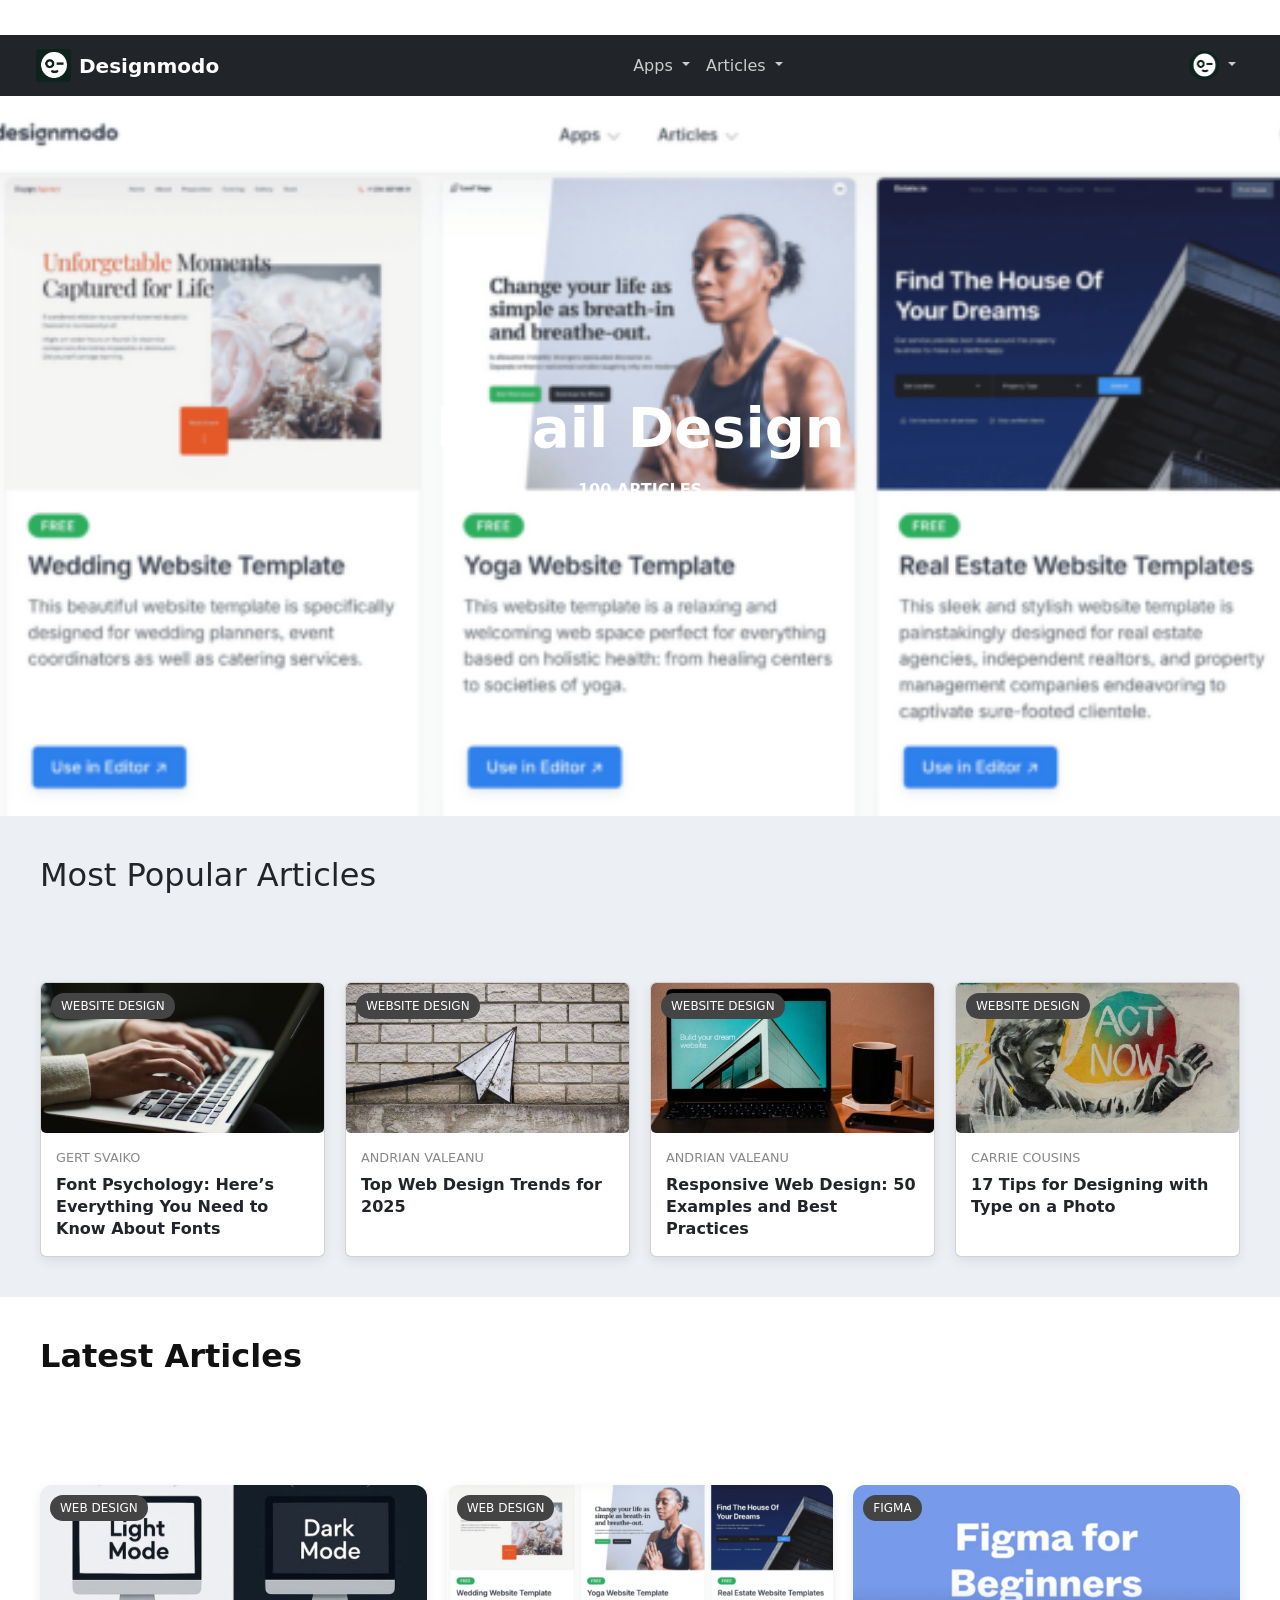
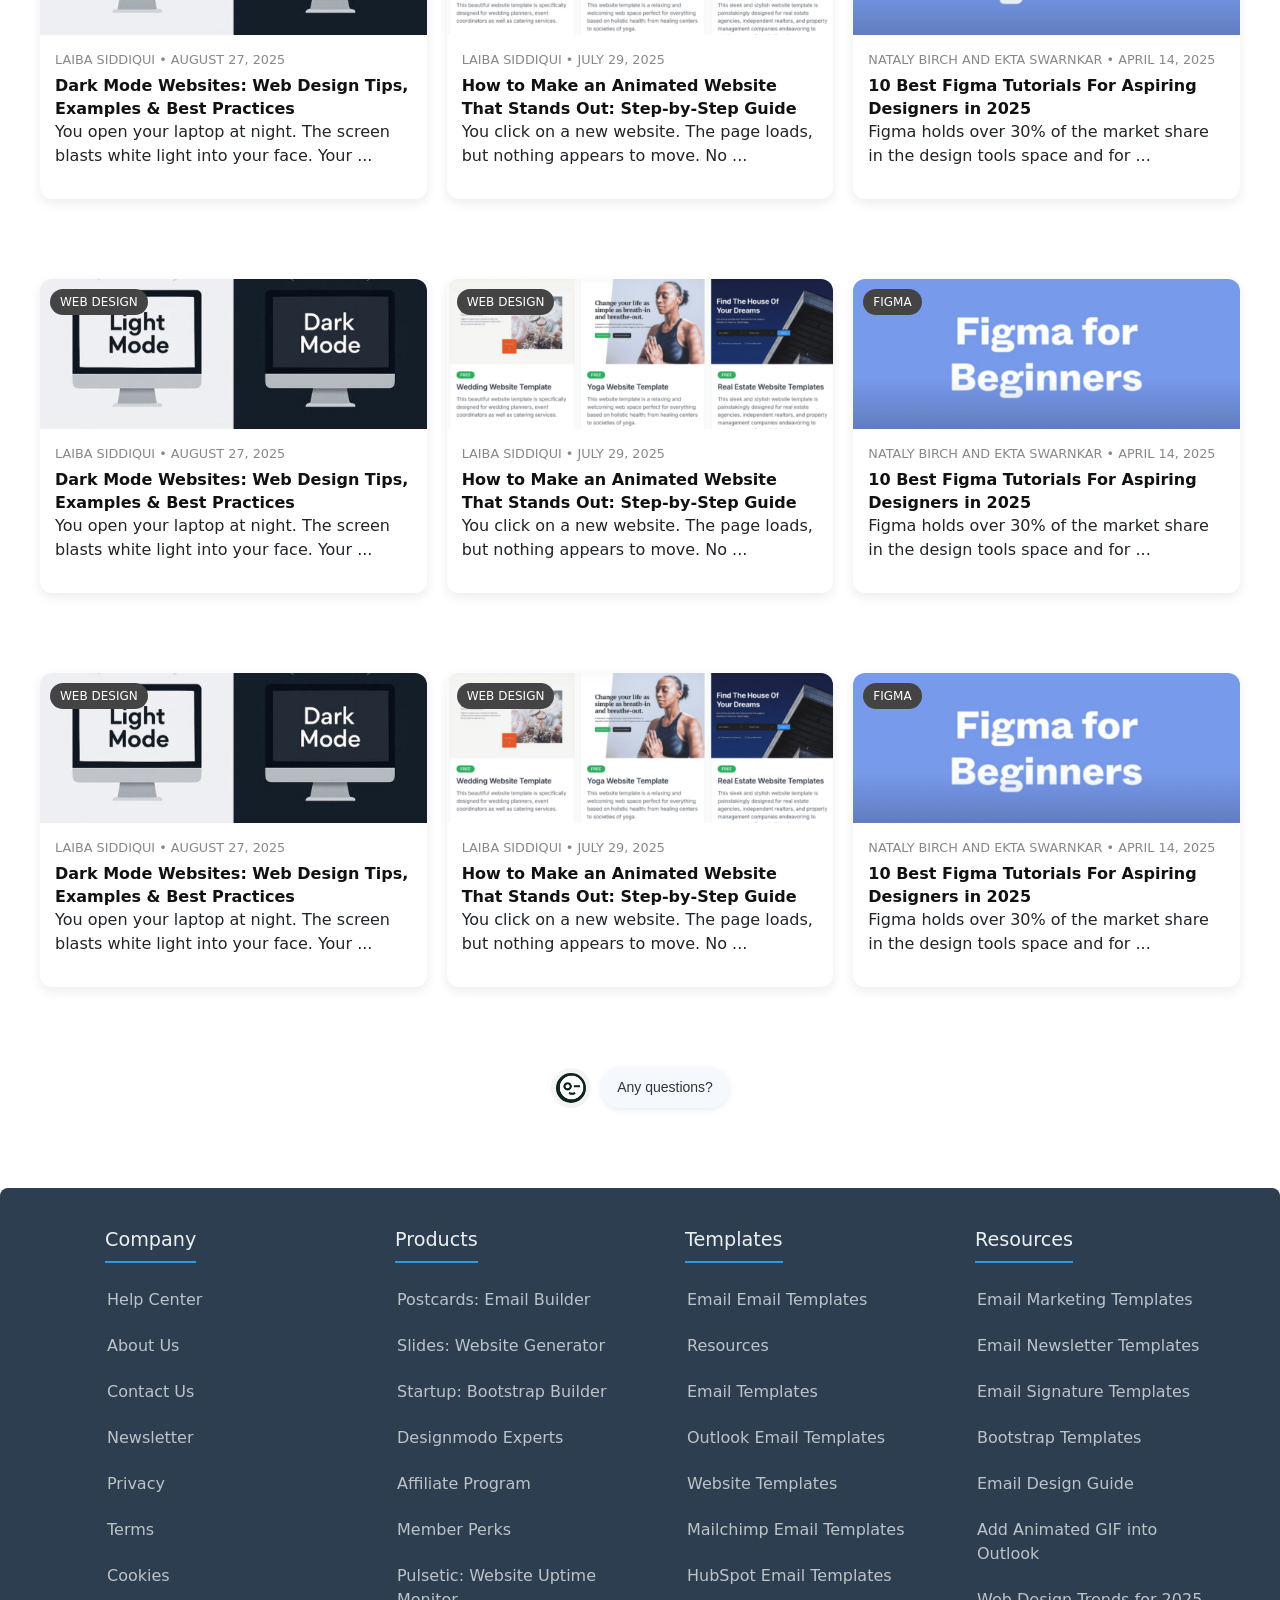
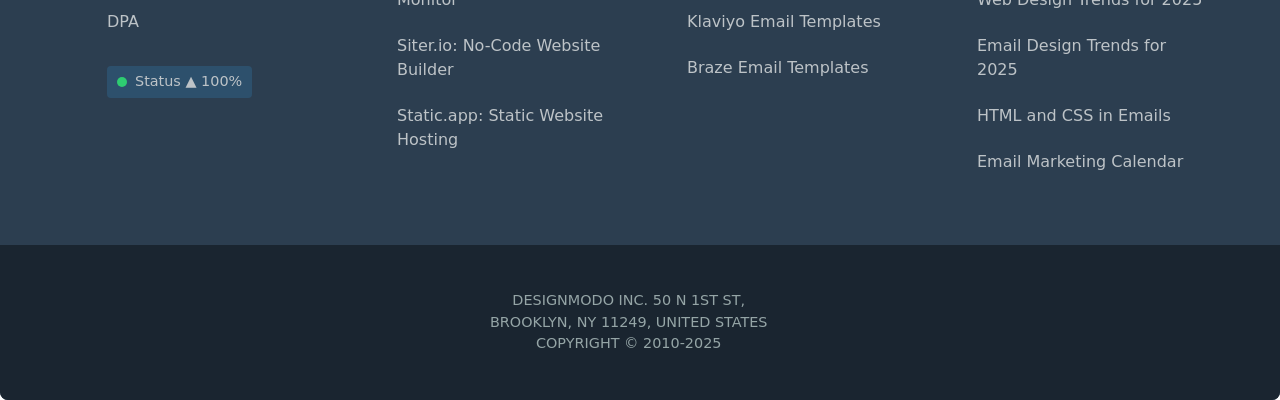
<file: email design.html>
<!DOCTYPE html>
<html lang="en">
<head>
    <meta charset="UTF-8">
    <meta name="viewport" content="width=device-width, initial-scale=1.0">
    <title>Emaildesign</title>
    <link rel="stylesheet" href="email design.css">
      <!-- Bootstrap CSS -->
  <link href="https://cdn.jsdelivr.net/npm/bootstrap@5.3.3/dist/css/bootstrap.min.css" rel="stylesheet">
  <!-- Font Awesome -->
  <link rel="stylesheet" href="https://cdnjs.cloudflare.com/ajax/libs/font-awesome/6.4.0/css/all.min.css">

</head>
<body>
    
    
<!-- Navbar -->
<nav class="navbar navbar-expand-lg navbar-dark bg-dark px-4">
  <div class="container-fluid">

    <!-- Left: Logo + Title -->
    <a class="navbar-brand d-flex align-items-center fw-bold" href="#">
      <img src="designmodo logo.png" alt="Logo" class="me-2" style="width:35px; height:35px; object-fit:contain; border-radius: 5px;">
      Designmodo
    </a>

    <!-- Mobile Toggle -->
    <button class="navbar-toggler" type="button" data-bs-toggle="collapse" data-bs-target="#navbarNav">
      <span class="navbar-toggler-icon"></span>
    </button>

    <!-- Navbar Content -->
    <div class="collapse navbar-collapse" id="navbarNav">

      <!-- Center: Apps + Articles -->
      <ul class="navbar-nav mx-auto">
        <!-- Apps Dropdown -->
        <li class="nav-item dropdown">
          <a class="nav-link dropdown-toggle" href="#" id="appsDropdown" role="button" data-bs-toggle="dropdown">
            Apps
          </a>
          <ul class="dropdown-menu">
            <li><a class="dropdown-item" href="#">Postcards</a></li>
            <li><a class="dropdown-item" href="#">Slides</a></li>
            <li><a class="dropdown-item" href="#">Startup</a></li>
          </ul>
        </li>

        <!-- Articles Dropdown -->
        <li class="nav-item dropdown">
          <a class="nav-link dropdown-toggle" href="#" id="articlesDropdown" role="button" data-bs-toggle="dropdown">
            Articles
          </a>
          <ul class="dropdown-menu">
            <li><a class="dropdown-item" href="web design.html"  target="_blank">Website Design</a></li>
            <li><a class="dropdown-item" href="email design.html" target="_blank">Email Design</a></li>
            <li><a class="dropdown-item" href="website example.html" target="_blank">Website Examples</a></li>
            <li><a class="dropdown-item" href="email tools.html" target="_blank">Email Marketing</a></li>
            <li><a class="dropdown-item" href="web tools.html" target="_blank">Website Tools</a></li>
            
          </ul>
        </li>
      </ul>

      <!-- Right: Account Dropdown -->
      <ul class="navbar-nav">
        <li class="nav-item dropdown">
          <a class="nav-link dropdown-toggle" href="#" id="accountDropdown" role="button" data-bs-toggle="dropdown">
            <img src="designmodo logo.png" alt="User" style="width: 30px; border-radius: 50%;">
          </a>
          <ul class="dropdown-menu dropdown-menu-end">
            <li><a class="dropdown-item" href="#">Profile</a></li>
            <li><a class="dropdown-item" href="#">Billing</a></li>
            <li><a class="dropdown-item" href="#">Subscription</a></li>
            <li><a class="dropdown-item" href="#">Settings</a></li>
            <li><hr class="dropdown-divider"></li>
            <li><a class="dropdown-item text-danger" href="#">Log Out</a></li>
          </ul>
        </li>
      </ul>
    </div>
  </div>
</nav>


 <!-- Hero Section -->
  <section class="hero">
    <div class="overlay"></div>
    <div class="hero-content">
      <h1>Email Design</h1>
      <p class="subtext">100 ARTICLES</p>
    </div>
  </section>

  <!-- article card -->
  <section style="background-color: #eceff4;">
     <h2>Most Popular Articles</h2>
  <div class="articles">
    <div class="card">
      <div class="card-img">
        <img src="laiba.jpg" alt="Article">
        <div class="overlay"></div>
        <div class="tag">WEBSITE DESIGN</div>
      </div>
      <div class="card-content">
        <div class="author">GERT SVAIKO</div>
        <div class="title">Font Psychology: Here’s Everything You Need to Know About Fonts</div>
      </div>
    </div>

    <div class="card">
      <div class="card-img">
        <img src="laiba 2.jpg" alt="Article">
        <div class="overlay"></div>
        <div class="tag">WEBSITE DESIGN</div>
      </div>
      <div class="card-content">
        <div class="author">ANDRIAN VALEANU</div>
        <div class="title">Top Web Design Trends for 2025</div>
      </div>
    </div>

    <div class="card">
      <div class="card-img">
        <img src="laiba 3.jpg" alt="Article">
        <div class="overlay"></div>
        <div class="tag">WEBSITE DESIGN</div>
      </div>
      <div class="card-content">
        <div class="author">ANDRIAN VALEANU</div>
        <div class="title">Responsive Web Design: 50 Examples and Best Practices</div>
      </div>
    </div>

    <div class="card">
      <div class="card-img">
        <img src="laiba 4.jpg" alt="Article">
        <div class="overlay"></div>
        <div class="tag">WEBSITE DESIGN</div>
      </div>
      <div class="card-content">
        <div class="author">CARRIE COUSINS</div>
        <div class="title">17 Tips for Designing with Type on a Photo</div>
      </div>
    </div>

  </div>
  </section>

  <section class="articles-section">
  <h2>Latest Articles</h2>
  <div class="articles">

    <!-- Article Card 1 -->
    <div class="article-card">
      <div class="article-card-img">
        <img src="card 1.jpg" alt="Dark Mode Website">
        <div class="article-overlay"></div>
        <span class="article-tag">WEB DESIGN</span>
      </div>
      <div class="article-card-content">
        <div class="article-author">LAIBA SIDDIQUI • AUGUST 27, 2025</div>
        <div class="article-title">
          <a href="#">Dark Mode Websites: Web Design Tips, Examples & Best Practices</a>
        </div>
        <p>You open your laptop at night. The screen blasts white light into your face. Your ...</p>
      </div>
    </div>

    <!-- Article Card 2 -->
    <div class="article-card">
      <div class="article-card-img">
        <img src="card 2.png" alt="Animated Website">
        <div class="article-overlay"></div>
        <span class="article-tag">WEB DESIGN</span>
      </div>
      <div class="article-card-content">
        <div class="article-author">LAIBA SIDDIQUI • JULY 29, 2025</div>
        <div class="article-title">
          <a href="#">How to Make an Animated Website That Stands Out: Step-by-Step Guide</a>
        </div>
        <p>You click on a new website. The page loads, but nothing appears to move. No ...</p>
      </div>
    </div>

    <!-- Article Card 3 -->
    <div class="article-card">
      <div class="article-card-img">
        <img src="card 3.png" alt="Figma for Beginners">
        <div class="article-overlay"></div>
        <span class="article-tag">FIGMA</span>
      </div>
      <div class="article-card-content">
        <div class="article-author">NATALY BIRCH AND EKTA SWARNKAR • APRIL 14, 2025</div>
        <div class="article-title">
          <a href="#">10 Best Figma Tutorials For Aspiring Designers in 2025</a>
        </div>
        <p>Figma holds over 30% of the market share in the design tools space and for ...</p>
      </div>
    </div>

  </div>

  <div class="articles">

    <!-- Article Card 1 -->
    <div class="article-card">
      <div class="article-card-img">
        <img src="card 1.jpg" alt="Dark Mode Website">
        <div class="article-overlay"></div>
        <span class="article-tag">WEB DESIGN</span>
      </div>
      <div class="article-card-content">
        <div class="article-author">LAIBA SIDDIQUI • AUGUST 27, 2025</div>
        <div class="article-title">
          <a href="#">Dark Mode Websites: Web Design Tips, Examples & Best Practices</a>
        </div>
        <p>You open your laptop at night. The screen blasts white light into your face. Your ...</p>
      </div>
    </div>

    <!-- Article Card 2 -->
    <div class="article-card">
      <div class="article-card-img">
        <img src="card 2.png" alt="Animated Website">
        <div class="article-overlay"></div>
        <span class="article-tag">WEB DESIGN</span>
      </div>
      <div class="article-card-content">
        <div class="article-author">LAIBA SIDDIQUI • JULY 29, 2025</div>
        <div class="article-title">
          <a href="#">How to Make an Animated Website That Stands Out: Step-by-Step Guide</a>
        </div>
        <p>You click on a new website. The page loads, but nothing appears to move. No ...</p>
      </div>
    </div>

    <!-- Article Card 3 -->
    <div class="article-card">
      <div class="article-card-img">
        <img src="card 3.png" alt="Figma for Beginners">
        <div class="article-overlay"></div>
        <span class="article-tag">FIGMA</span>
      </div>
      <div class="article-card-content">
        <div class="article-author">NATALY BIRCH AND EKTA SWARNKAR • APRIL 14, 2025</div>
        <div class="article-title">
          <a href="#">10 Best Figma Tutorials For Aspiring Designers in 2025</a>
        </div>
        <p>Figma holds over 30% of the market share in the design tools space and for ...</p>
      </div>
    </div>

  </div>
  <div class="articles">

    <!-- Article Card 1 -->
    <div class="article-card">
      <div class="article-card-img">
        <img src="card 1.jpg" alt="Dark Mode Website">
        <div class="article-overlay"></div>
        <span class="article-tag">WEB DESIGN</span>
      </div>
      <div class="article-card-content">
        <div class="article-author">LAIBA SIDDIQUI • AUGUST 27, 2025</div>
        <div class="article-title">
          <a href="#">Dark Mode Websites: Web Design Tips, Examples & Best Practices</a>
        </div>
        <p>You open your laptop at night. The screen blasts white light into your face. Your ...</p>
      </div>
    </div>

    <!-- Article Card 2 -->
    <div class="article-card">
      <div class="article-card-img">
        <img src="card 2.png" alt="Animated Website">
        <div class="article-overlay"></div>
        <span class="article-tag">WEB DESIGN</span>
      </div>
      <div class="article-card-content">
        <div class="article-author">LAIBA SIDDIQUI • JULY 29, 2025</div>
        <div class="article-title">
          <a href="#">How to Make an Animated Website That Stands Out: Step-by-Step Guide</a>
        </div>
        <p>You click on a new website. The page loads, but nothing appears to move. No ...</p>
      </div>
    </div>

    <!-- Article Card 3 -->
    <div class="article-card">
      <div class="article-card-img">
        <img src="card 3.png" alt="Figma for Beginners">
        <div class="article-overlay"></div>
        <span class="article-tag">FIGMA</span>
      </div>
      <div class="article-card-content">
        <div class="article-author">NATALY BIRCH AND EKTA SWARNKAR • APRIL 14, 2025</div>
        <div class="article-title">
          <a href="#">10 Best Figma Tutorials For Aspiring Designers in 2025</a>
        </div>
        <p>Figma holds over 30% of the market share in the design tools space and for ...</p>
      </div>
    </div>

  </div>
</section>

<section>


    <section class="avatar-section">
  <div class="chat-container">
    <div class="avatar"> <img src="designmodo logo.png" alt=""></div>
    <div class="bubble">Any questions?</div>
  </div>
</section>
    <!-- FOOTER -->
 <footer class="footer">
        <div class="footer-container">
            <div class="footer-column">
                <h3>Company</h3>
                <ul>
                    <li><a href="#">Help Center</a></li>
                    <li><a href="#">About Us</a></li>
                    <li><a href="#">Contact Us</a></li>
                    <li><a href="#">Newsletter</a></li>
                    <li><a href="#">Privacy</a></li>
                    <li><a href="#">Terms</a></li>
                    <li><a href="#">Cookies</a></li>
                    <li><a href="#">DPA</a></li>
                    <li><a href="#"><span class="status">Status ▲ 100%</span></a></li>
                </ul>
            </div>
            
            <div class="footer-column">
                <h3>Products</h3>
                <ul>
                    <li><a href="#">Postcards: Email Builder</a></li>
                    <li><a href="#">Slides: Website Generator</a></li>
                    <li><a href="#">Startup: Bootstrap Builder</a></li>
                    <li><a href="#">Designmodo Experts</a></li>
                    <li><a href="#">Affiliate Program</a></li>
                    <li><a href="#">Member Perks</a></li>
                    <li><a href="#">Pulsetic: Website Uptime Monitor</a></li>
                    <li><a href="#">Siter.io: No-Code Website Builder</a></li>
                    <li><a href="#">Static.app: Static Website Hosting</a></li>
                </ul>
            </div>
            
            <div class="footer-column">
                <h3>Templates</h3>
                <ul>
                    <li><a href="#">Email Email Templates</a></li>
                    <li><a href="#">Resources</a></li>
                    <li><a href="#">Email Templates</a></li>
                    <li><a href="#">Outlook Email Templates</a></li>
                    <li><a href="#">Website Templates</a></li>
                    <li><a href="#">Mailchimp Email Templates</a></li>
                    <li><a href="#">HubSpot Email Templates</a></li>
                    <li><a href="#">Klaviyo Email Templates</a></li>
                    <li><a href="#">Braze Email Templates</a></li>
                </ul>
            </div>
            
            <div class="footer-column">
                <h3>Resources</h3>
                <ul>
                    <li><a href="#">Email Marketing Templates</a></li>
                    <li><a href="#">Email Newsletter Templates</a></li>
                    <li><a href="#">Email Signature Templates</a></li>
                    <li><a href="#">Bootstrap Templates</a></li>
                    <li><a href="#">Email Design Guide</a></li>
                    <li><a href="#">Add Animated GIF into Outlook</a></li>
                    <li><a href="#">Web Design Trends for 2025</a></li>
                    <li><a href="#">Email Design Trends for 2025</a></li>
                    <li><a href="#">HTML and CSS in Emails</a></li>
                    <li><a href="#">Email Marketing Calendar</a></li>
                </ul>
            </div>
        </div>
        
        <div class="footer-bottom">
            <div class="footer-bottom-content">
                <div class="company-address">
                    DESIGNMODO INC. 50 N 1ST ST,<br>
                    BROOKLYN, NY 11249, UNITED STATES <BR>
                      COPYRIGHT © 2010-2025
                </div>
                
            </div>
        </div>
    </footer>
</section>


<!-- Bootstrap JS -->
<script src="https://cdn.jsdelivr.net/npm/bootstrap@5.3.3/dist/js/bootstrap.bundle.min.js"></script>
<!-- Custom JS -->
<script src="script.js"></script>
</body>
</html>
</file>
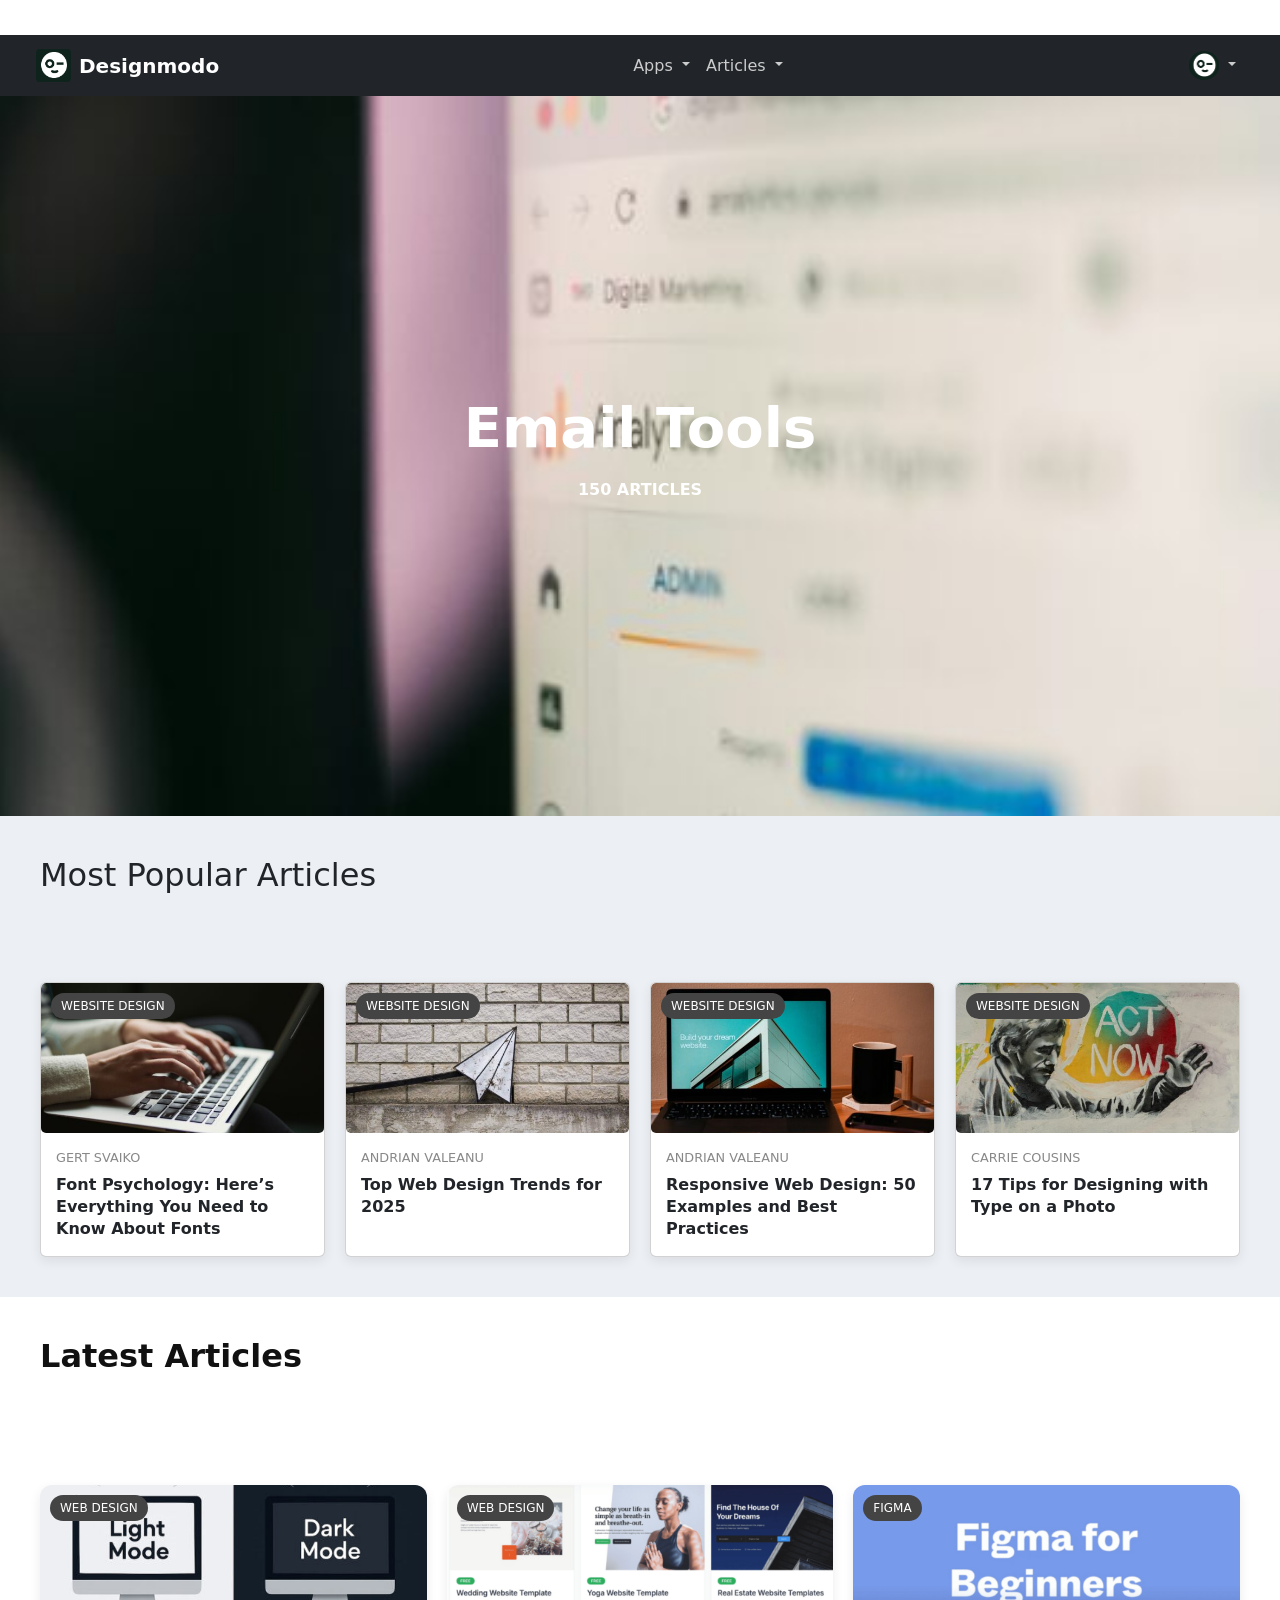
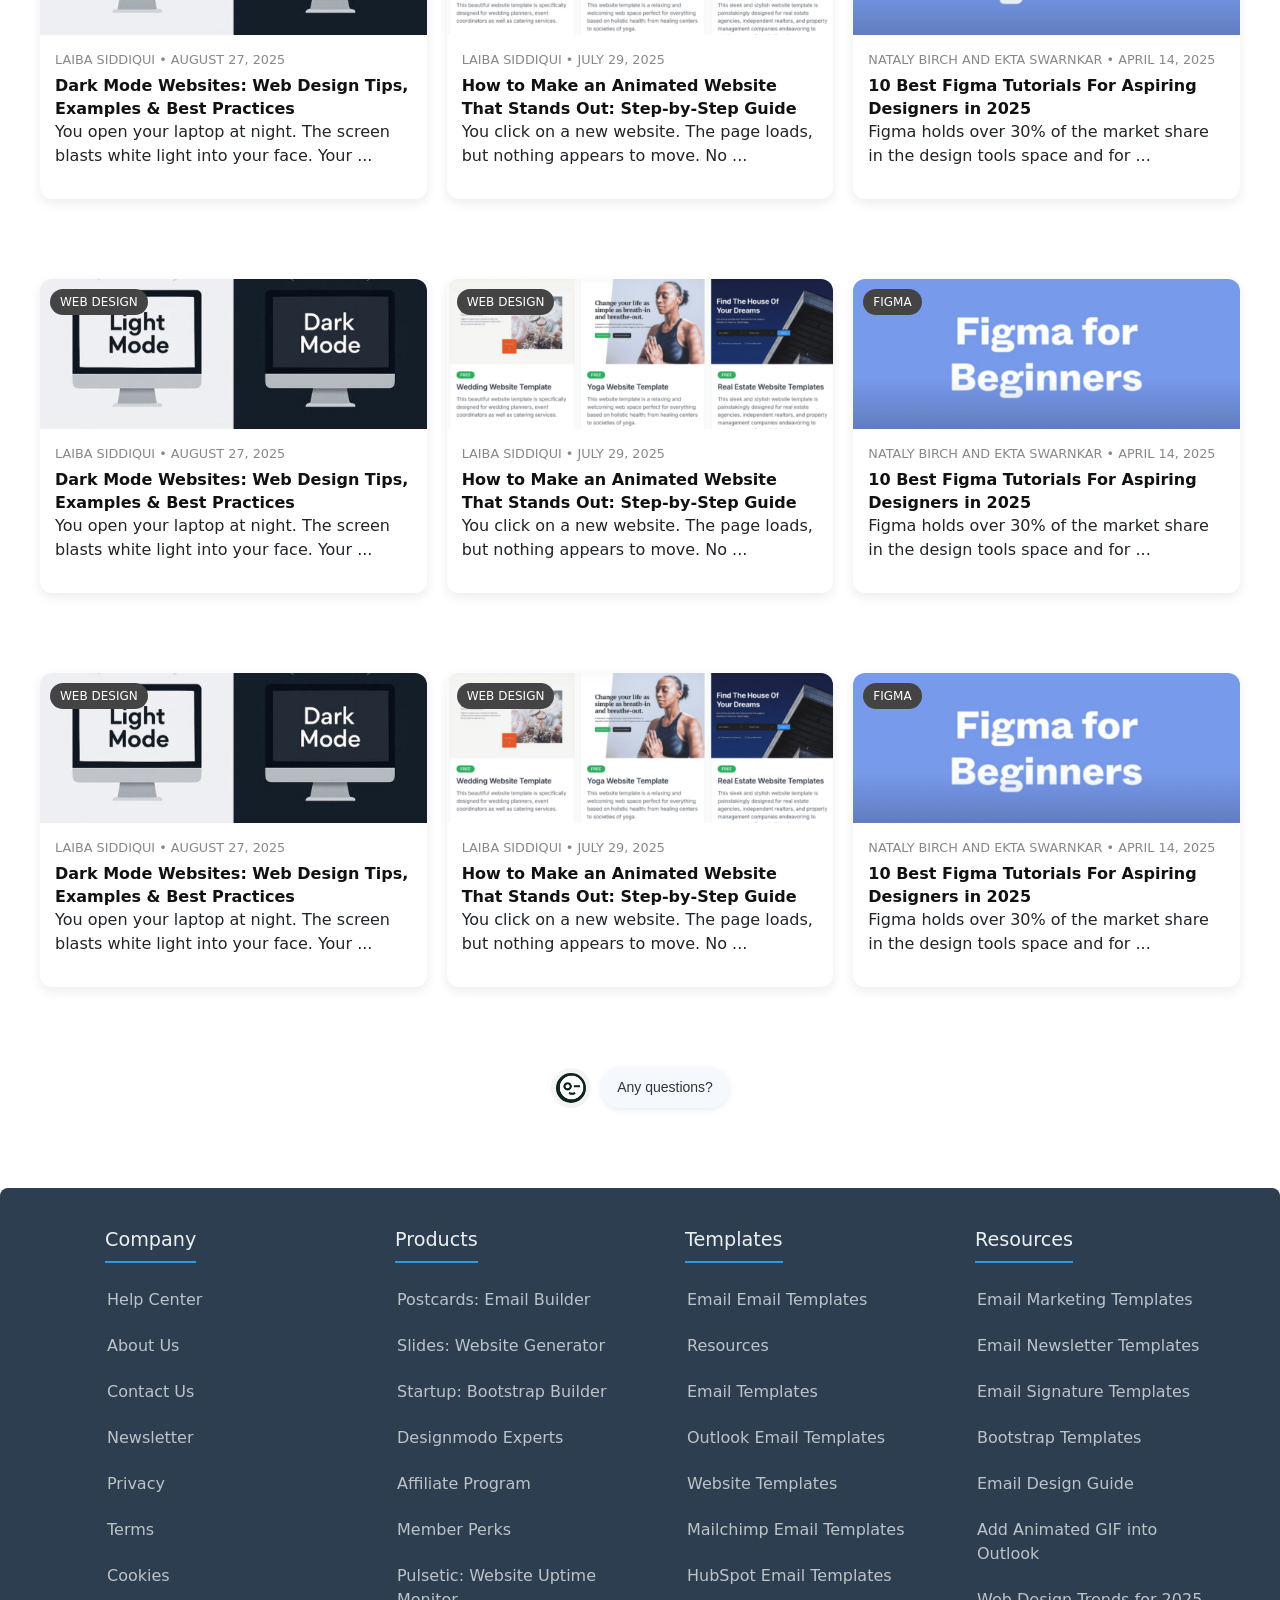
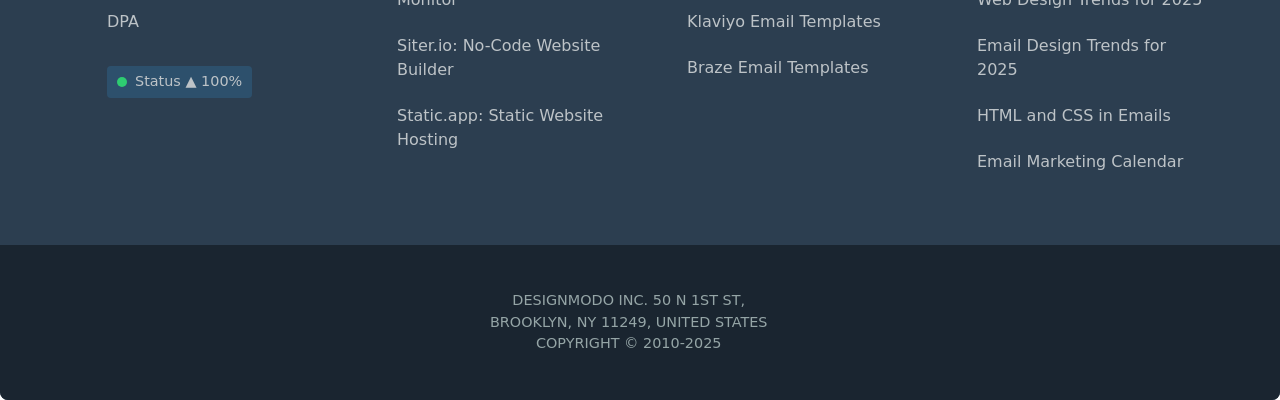
<file: email tools.html>
<!DOCTYPE html>
<html lang="en">
<head>
    <meta charset="UTF-8">
    <meta name="viewport" content="width=device-width, initial-scale=1.0">
    <title>email tools</title>
    <link rel="stylesheet" href="email tools.css">
      <!-- Bootstrap CSS -->
  <link href="https://cdn.jsdelivr.net/npm/bootstrap@5.3.3/dist/css/bootstrap.min.css" rel="stylesheet">
  <!-- Font Awesome -->
  <link rel="stylesheet" href="https://cdnjs.cloudflare.com/ajax/libs/font-awesome/6.4.0/css/all.min.css">

</head>
<body>
    
    
<!-- Navbar -->
<nav class="navbar navbar-expand-lg navbar-dark bg-dark px-4">
  <div class="container-fluid">

    <!-- Left: Logo + Title -->
    <a class="navbar-brand d-flex align-items-center fw-bold" href="#">
      <img src="designmodo logo.png" alt="Logo" class="me-2" style="width:35px; height:35px; object-fit:contain; border-radius: 5px;">
      Designmodo
    </a>

    <!-- Mobile Toggle -->
    <button class="navbar-toggler" type="button" data-bs-toggle="collapse" data-bs-target="#navbarNav">
      <span class="navbar-toggler-icon"></span>
    </button>

    <!-- Navbar Content -->
    <div class="collapse navbar-collapse" id="navbarNav">

      <!-- Center: Apps + Articles -->
      <ul class="navbar-nav mx-auto">
        <!-- Apps Dropdown -->
        <li class="nav-item dropdown">
          <a class="nav-link dropdown-toggle" href="#" id="appsDropdown" role="button" data-bs-toggle="dropdown">
            Apps
          </a>
          <ul class="dropdown-menu">
            <li><a class="dropdown-item" href="#">Postcards</a></li>
            <li><a class="dropdown-item" href="#">Slides</a></li>
            <li><a class="dropdown-item" href="#">Startup</a></li>
          </ul>
        </li>

        <!-- Articles Dropdown -->
        <li class="nav-item dropdown">
          <a class="nav-link dropdown-toggle" href="#" id="articlesDropdown" role="button" data-bs-toggle="dropdown">
            Articles
          </a>
          <ul class="dropdown-menu">
           <li><a class="dropdown-item" href="web design.html"  target="_blank">Website Design</a></li>
            <li><a class="dropdown-item" href="email design.html" target="_blank">Email Design</a></li>
            <li><a class="dropdown-item" href="website example.html" target="_blank">Website Examples</a></li>
            <li><a class="dropdown-item" href="email tools.html" target="_blank">Email Marketing</a></li>
            <li><a class="dropdown-item" href="web tools.html" target="_blank">Website Tools</a></li>
            
          </ul>
        </li>
      </ul>

      <!-- Right: Account Dropdown -->
      <ul class="navbar-nav">
        <li class="nav-item dropdown">
          <a class="nav-link dropdown-toggle" href="#" id="accountDropdown" role="button" data-bs-toggle="dropdown">
            <img src="designmodo logo.png" alt="User" style="width: 30px; border-radius: 50%;">
          </a>
          <ul class="dropdown-menu dropdown-menu-end">
            <li><a class="dropdown-item" href="#">Profile</a></li>
            <li><a class="dropdown-item" href="#">Billing</a></li>
            <li><a class="dropdown-item" href="#">Subscription</a></li>
            <li><a class="dropdown-item" href="#">Settings</a></li>
            <li><hr class="dropdown-divider"></li>
            <li><a class="dropdown-item text-danger" href="#">Log Out</a></li>
          </ul>
        </li>
      </ul>
    </div>
  </div>
</nav>


 <!-- Hero Section -->
  <section class="hero">
    <div class="overlay"></div>
    <div class="hero-content">
      <h1>Email Tools</h1>
      <p class="subtext">150 ARTICLES</p>
    </div>
  </section>

  <!-- article card -->
  <section style="background-color: #eceff4;">
     <h2>Most Popular Articles</h2>
  <div class="articles">
    <div class="card">
      <div class="card-img">
        <img src="laiba.jpg" alt="Article">
        <div class="overlay"></div>
        <div class="tag">WEBSITE DESIGN</div>
      </div>
      <div class="card-content">
        <div class="author">GERT SVAIKO</div>
        <div class="title">Font Psychology: Here’s Everything You Need to Know About Fonts</div>
      </div>
    </div>

    <div class="card">
      <div class="card-img">
        <img src="laiba 2.jpg" alt="Article">
        <div class="overlay"></div>
        <div class="tag">WEBSITE DESIGN</div>
      </div>
      <div class="card-content">
        <div class="author">ANDRIAN VALEANU</div>
        <div class="title">Top Web Design Trends for 2025</div>
      </div>
    </div>

    <div class="card">
      <div class="card-img">
        <img src="laiba 3.jpg" alt="Article">
        <div class="overlay"></div>
        <div class="tag">WEBSITE DESIGN</div>
      </div>
      <div class="card-content">
        <div class="author">ANDRIAN VALEANU</div>
        <div class="title">Responsive Web Design: 50 Examples and Best Practices</div>
      </div>
    </div>

    <div class="card">
      <div class="card-img">
        <img src="laiba 4.jpg" alt="Article">
        <div class="overlay"></div>
        <div class="tag">WEBSITE DESIGN</div>
      </div>
      <div class="card-content">
        <div class="author">CARRIE COUSINS</div>
        <div class="title">17 Tips for Designing with Type on a Photo</div>
      </div>
    </div>

  </div>
  </section>

  <section class="articles-section">
  <h2>Latest Articles</h2>
  <div class="articles">

    <!-- Article Card 1 -->
    <div class="article-card">
      <div class="article-card-img">
        <img src="card 1.jpg" alt="Dark Mode Website">
        <div class="article-overlay"></div>
        <span class="article-tag">WEB DESIGN</span>
      </div>
      <div class="article-card-content">
        <div class="article-author">LAIBA SIDDIQUI • AUGUST 27, 2025</div>
        <div class="article-title">
          <a href="#">Dark Mode Websites: Web Design Tips, Examples & Best Practices</a>
        </div>
        <p>You open your laptop at night. The screen blasts white light into your face. Your ...</p>
      </div>
    </div>

    <!-- Article Card 2 -->
    <div class="article-card">
      <div class="article-card-img">
        <img src="card 2.png" alt="Animated Website">
        <div class="article-overlay"></div>
        <span class="article-tag">WEB DESIGN</span>
      </div>
      <div class="article-card-content">
        <div class="article-author">LAIBA SIDDIQUI • JULY 29, 2025</div>
        <div class="article-title">
          <a href="#">How to Make an Animated Website That Stands Out: Step-by-Step Guide</a>
        </div>
        <p>You click on a new website. The page loads, but nothing appears to move. No ...</p>
      </div>
    </div>

    <!-- Article Card 3 -->
    <div class="article-card">
      <div class="article-card-img">
        <img src="card 3.png" alt="Figma for Beginners">
        <div class="article-overlay"></div>
        <span class="article-tag">FIGMA</span>
      </div>
      <div class="article-card-content">
        <div class="article-author">NATALY BIRCH AND EKTA SWARNKAR • APRIL 14, 2025</div>
        <div class="article-title">
          <a href="#">10 Best Figma Tutorials For Aspiring Designers in 2025</a>
        </div>
        <p>Figma holds over 30% of the market share in the design tools space and for ...</p>
      </div>
    </div>

  </div>

  <div class="articles">

    <!-- Article Card 1 -->
    <div class="article-card">
      <div class="article-card-img">
        <img src="card 1.jpg" alt="Dark Mode Website">
        <div class="article-overlay"></div>
        <span class="article-tag">WEB DESIGN</span>
      </div>
      <div class="article-card-content">
        <div class="article-author">LAIBA SIDDIQUI • AUGUST 27, 2025</div>
        <div class="article-title">
          <a href="#">Dark Mode Websites: Web Design Tips, Examples & Best Practices</a>
        </div>
        <p>You open your laptop at night. The screen blasts white light into your face. Your ...</p>
      </div>
    </div>

    <!-- Article Card 2 -->
    <div class="article-card">
      <div class="article-card-img">
        <img src="card 2.png" alt="Animated Website">
        <div class="article-overlay"></div>
        <span class="article-tag">WEB DESIGN</span>
      </div>
      <div class="article-card-content">
        <div class="article-author">LAIBA SIDDIQUI • JULY 29, 2025</div>
        <div class="article-title">
          <a href="#">How to Make an Animated Website That Stands Out: Step-by-Step Guide</a>
        </div>
        <p>You click on a new website. The page loads, but nothing appears to move. No ...</p>
      </div>
    </div>

    <!-- Article Card 3 -->
    <div class="article-card">
      <div class="article-card-img">
        <img src="card 3.png" alt="Figma for Beginners">
        <div class="article-overlay"></div>
        <span class="article-tag">FIGMA</span>
      </div>
      <div class="article-card-content">
        <div class="article-author">NATALY BIRCH AND EKTA SWARNKAR • APRIL 14, 2025</div>
        <div class="article-title">
          <a href="#">10 Best Figma Tutorials For Aspiring Designers in 2025</a>
        </div>
        <p>Figma holds over 30% of the market share in the design tools space and for ...</p>
      </div>
    </div>

  </div>
  <div class="articles">

    <!-- Article Card 1 -->
    <div class="article-card">
      <div class="article-card-img">
        <img src="card 1.jpg" alt="Dark Mode Website">
        <div class="article-overlay"></div>
        <span class="article-tag">WEB DESIGN</span>
      </div>
      <div class="article-card-content">
        <div class="article-author">LAIBA SIDDIQUI • AUGUST 27, 2025</div>
        <div class="article-title">
          <a href="#">Dark Mode Websites: Web Design Tips, Examples & Best Practices</a>
        </div>
        <p>You open your laptop at night. The screen blasts white light into your face. Your ...</p>
      </div>
    </div>

    <!-- Article Card 2 -->
    <div class="article-card">
      <div class="article-card-img">
        <img src="card 2.png" alt="Animated Website">
        <div class="article-overlay"></div>
        <span class="article-tag">WEB DESIGN</span>
      </div>
      <div class="article-card-content">
        <div class="article-author">LAIBA SIDDIQUI • JULY 29, 2025</div>
        <div class="article-title">
          <a href="#">How to Make an Animated Website That Stands Out: Step-by-Step Guide</a>
        </div>
        <p>You click on a new website. The page loads, but nothing appears to move. No ...</p>
      </div>
    </div>

    <!-- Article Card 3 -->
    <div class="article-card">
      <div class="article-card-img">
        <img src="card 3.png" alt="Figma for Beginners">
        <div class="article-overlay"></div>
        <span class="article-tag">FIGMA</span>
      </div>
      <div class="article-card-content">
        <div class="article-author">NATALY BIRCH AND EKTA SWARNKAR • APRIL 14, 2025</div>
        <div class="article-title">
          <a href="#">10 Best Figma Tutorials For Aspiring Designers in 2025</a>
        </div>
        <p>Figma holds over 30% of the market share in the design tools space and for ...</p>
      </div>
    </div>

  </div>
</section>

<section>


    <section class="avatar-section">
  <div class="chat-container">
    <div class="avatar"> <img src="designmodo logo.png" alt=""></div>
    <div class="bubble">Any questions?</div>
  </div>
</section>
    <!-- FOOTER -->
 <footer class="footer">
        <div class="footer-container">
            <div class="footer-column">
                <h3>Company</h3>
                <ul>
                    <li><a href="#">Help Center</a></li>
                    <li><a href="#">About Us</a></li>
                    <li><a href="#">Contact Us</a></li>
                    <li><a href="#">Newsletter</a></li>
                    <li><a href="#">Privacy</a></li>
                    <li><a href="#">Terms</a></li>
                    <li><a href="#">Cookies</a></li>
                    <li><a href="#">DPA</a></li>
                    <li><a href="#"><span class="status">Status ▲ 100%</span></a></li>
                </ul>
            </div>
            
            <div class="footer-column">
                <h3>Products</h3>
                <ul>
                    <li><a href="#">Postcards: Email Builder</a></li>
                    <li><a href="#">Slides: Website Generator</a></li>
                    <li><a href="#">Startup: Bootstrap Builder</a></li>
                    <li><a href="#">Designmodo Experts</a></li>
                    <li><a href="#">Affiliate Program</a></li>
                    <li><a href="#">Member Perks</a></li>
                    <li><a href="#">Pulsetic: Website Uptime Monitor</a></li>
                    <li><a href="#">Siter.io: No-Code Website Builder</a></li>
                    <li><a href="#">Static.app: Static Website Hosting</a></li>
                </ul>
            </div>
            
            <div class="footer-column">
                <h3>Templates</h3>
                <ul>
                    <li><a href="#">Email Email Templates</a></li>
                    <li><a href="#">Resources</a></li>
                    <li><a href="#">Email Templates</a></li>
                    <li><a href="#">Outlook Email Templates</a></li>
                    <li><a href="#">Website Templates</a></li>
                    <li><a href="#">Mailchimp Email Templates</a></li>
                    <li><a href="#">HubSpot Email Templates</a></li>
                    <li><a href="#">Klaviyo Email Templates</a></li>
                    <li><a href="#">Braze Email Templates</a></li>
                </ul>
            </div>
            
            <div class="footer-column">
                <h3>Resources</h3>
                <ul>
                    <li><a href="#">Email Marketing Templates</a></li>
                    <li><a href="#">Email Newsletter Templates</a></li>
                    <li><a href="#">Email Signature Templates</a></li>
                    <li><a href="#">Bootstrap Templates</a></li>
                    <li><a href="#">Email Design Guide</a></li>
                    <li><a href="#">Add Animated GIF into Outlook</a></li>
                    <li><a href="#">Web Design Trends for 2025</a></li>
                    <li><a href="#">Email Design Trends for 2025</a></li>
                    <li><a href="#">HTML and CSS in Emails</a></li>
                    <li><a href="#">Email Marketing Calendar</a></li>
                </ul>
            </div>
        </div>
        
        <div class="footer-bottom">
            <div class="footer-bottom-content">
                <div class="company-address">
                    DESIGNMODO INC. 50 N 1ST ST,<br>
                    BROOKLYN, NY 11249, UNITED STATES <BR>
                      COPYRIGHT © 2010-2025
                </div>
                
            </div>
        </div>
    </footer>
</section>


<!-- Bootstrap JS -->
<script src="https://cdn.jsdelivr.net/npm/bootstrap@5.3.3/dist/js/bootstrap.bundle.min.js"></script>
<!-- Custom JS -->
<script src="script.js"></script>
</body>
</html>
</file>
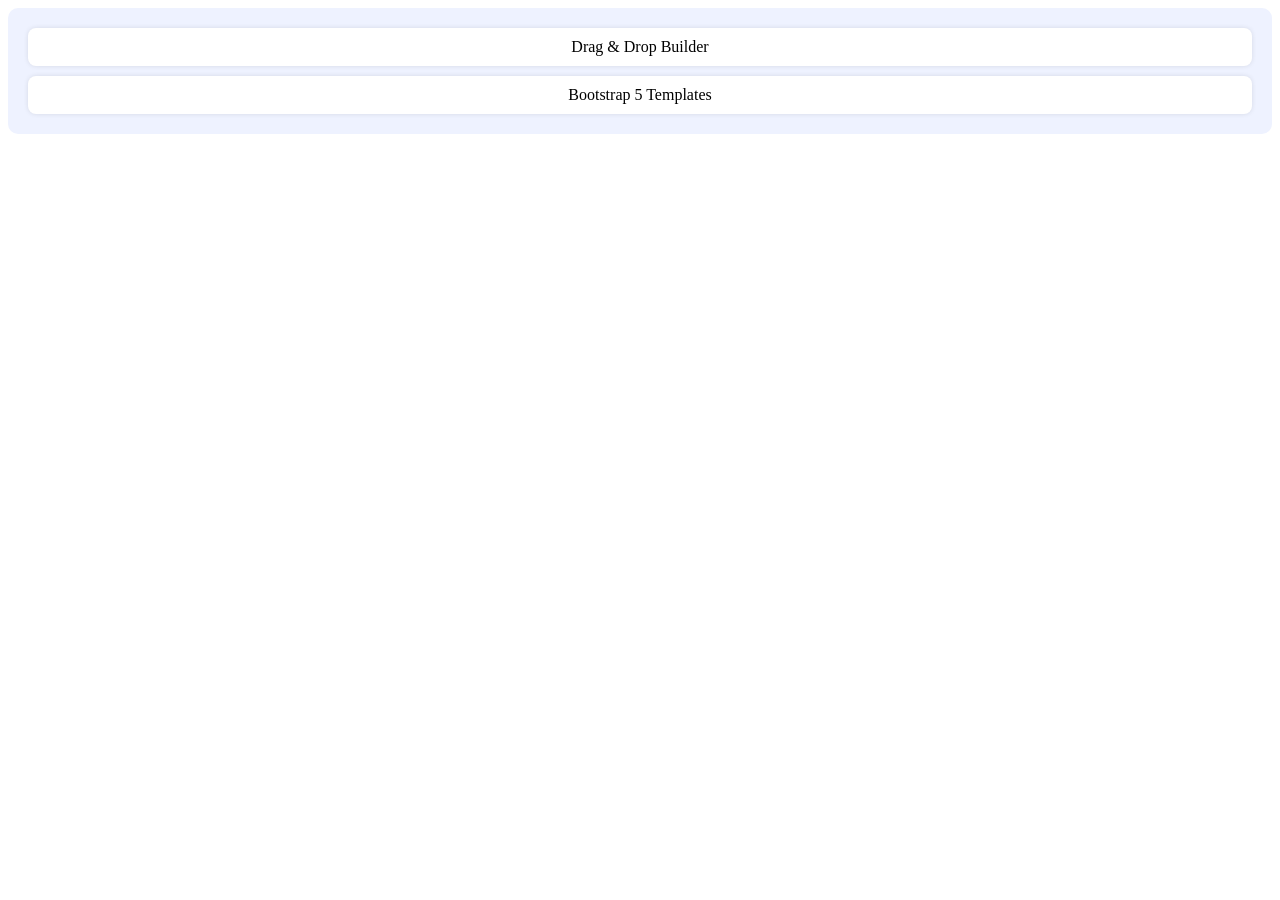
<file: extra.html>
<!DOCTYPE html>
<html lang="en">
<head>
<meta charset="UTF-8">
<meta name="viewport" content="width=device-width, initial-scale=1.0">
<style>
.features-list {
  display: flex;
  flex-direction: row;   /* Default: vertical */
  gap: 10px;
  background: #eef2ff;
  padding: 20px;
  border-radius: 10px;
  text-align: center;
}

/* Feature item style */
.feature-item {
  background: white;
  padding: 10px;
  border-radius: 8px;
  box-shadow: 0 0 5px rgba(0,0,0,0.1);
}

/* ✅ Jab screen chhoti ho (1000px se kam), side by side kar do */
@media (max-width: 1400px) {
  .features-list {
    flex-direction: column;      /* Horizontal */
    justify-content: center;
    flex-wrap: wrap;          /* Wrap if needed */
  }
  .feature-item {
    flex: 1 1 45%;            /* Each takes around half width */
  }
}
</style>
</head>
<body>

<div class="features-list">
  <div class="feature-item">Drag & Drop Builder</div>
  <div class="feature-item">Bootstrap 5 Templates</div>
</div>

</body>
</html>
</file>
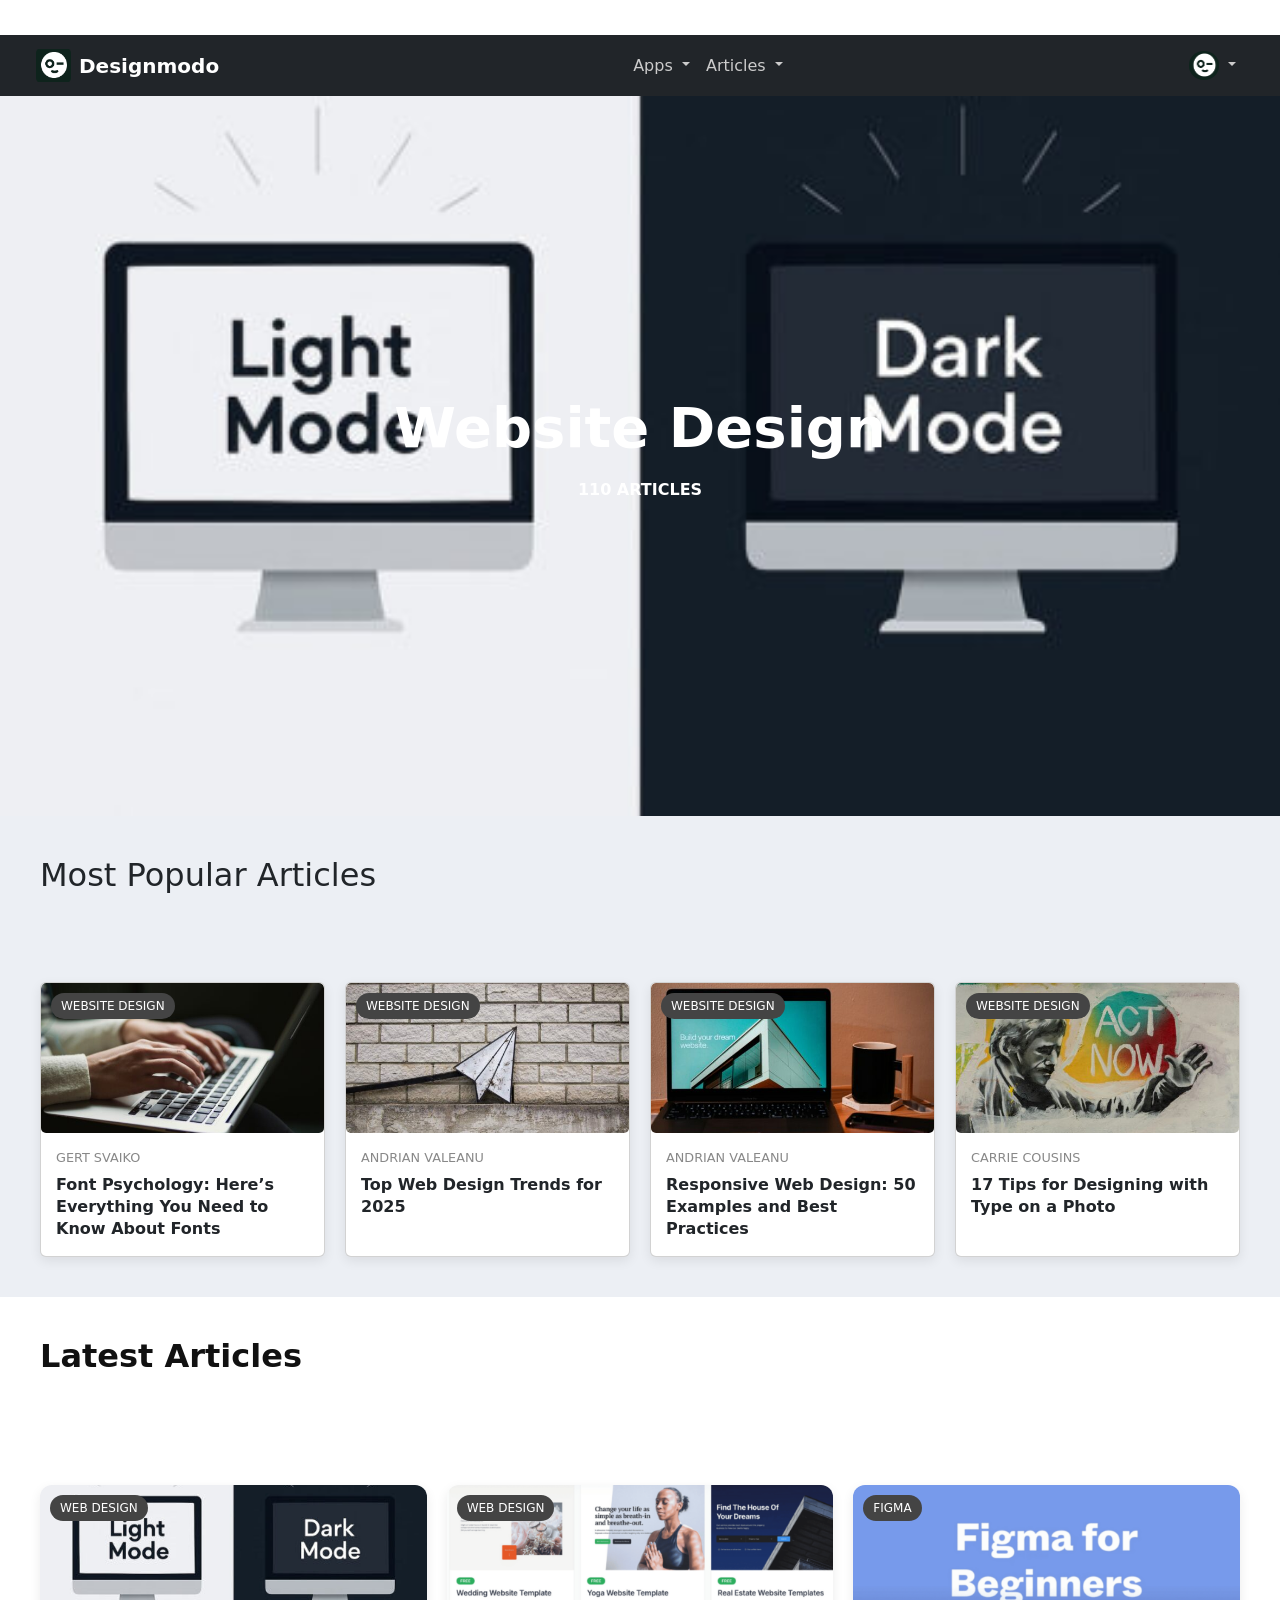
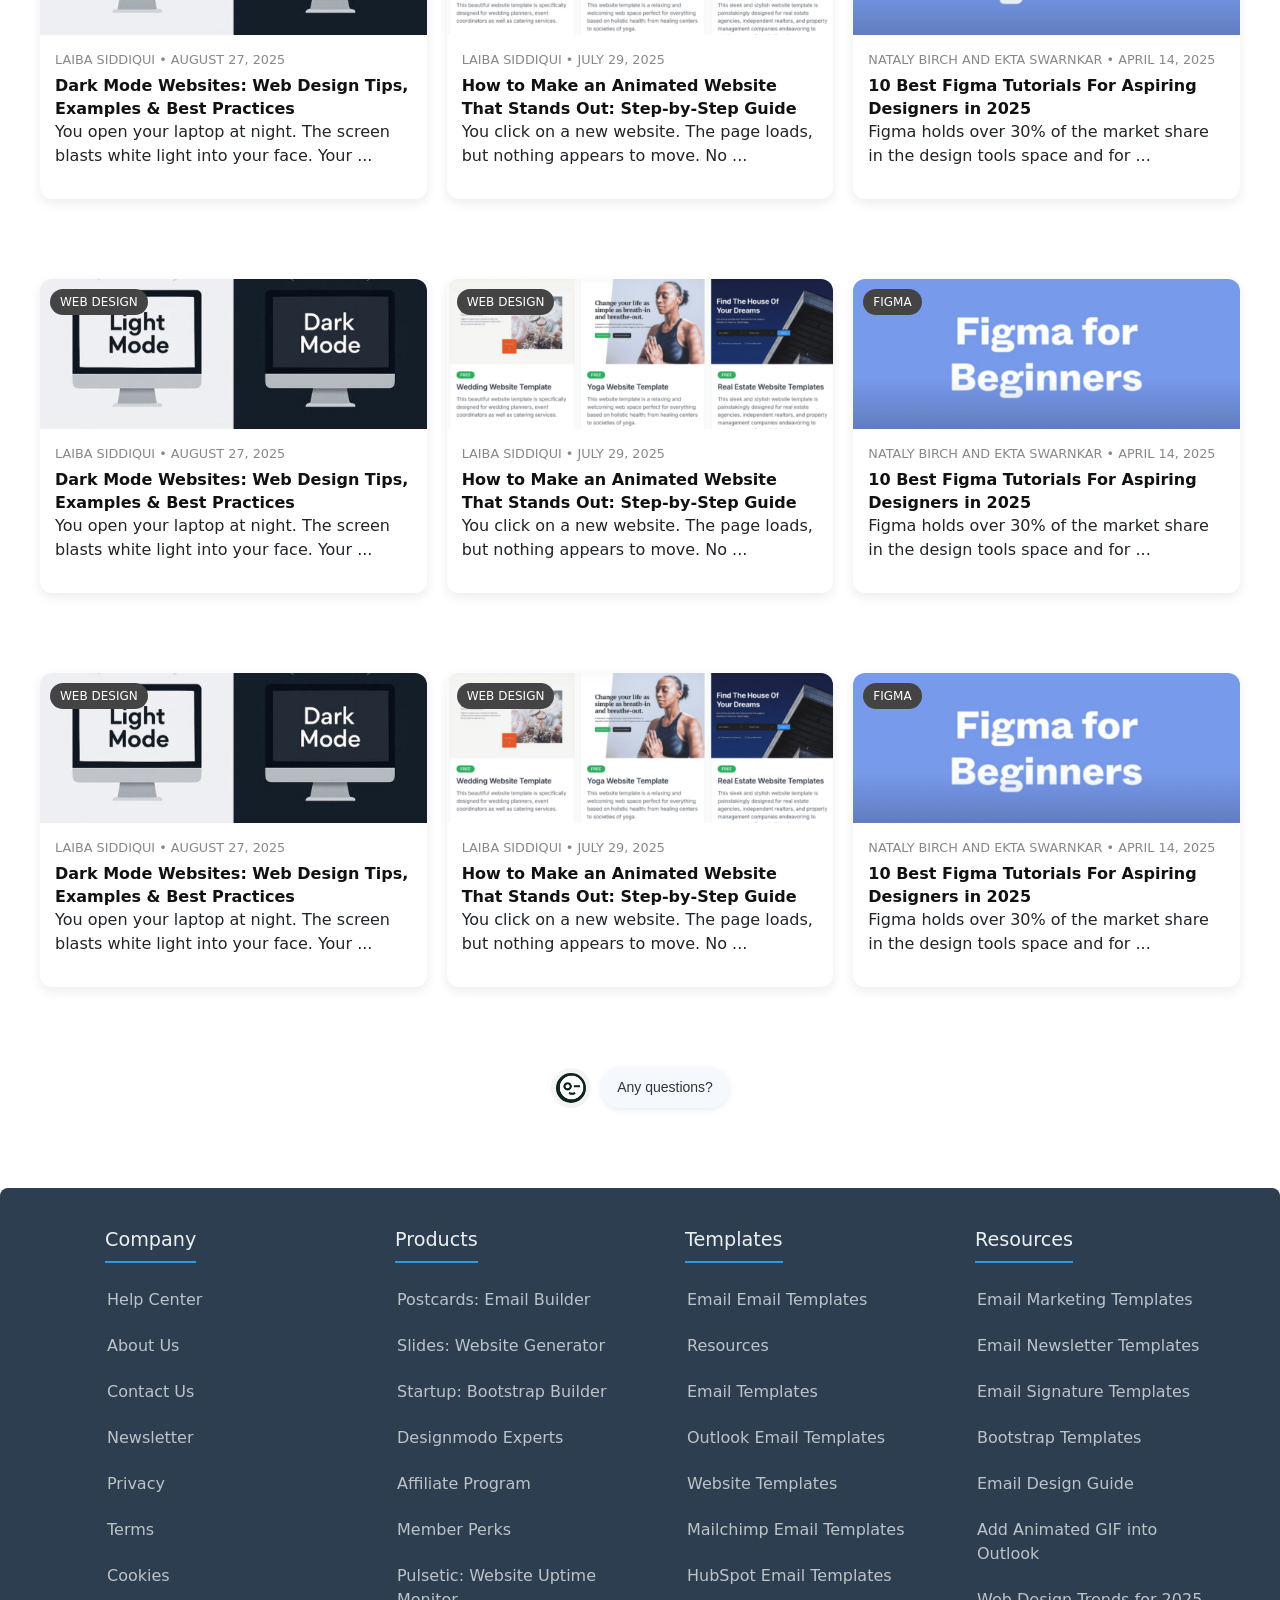
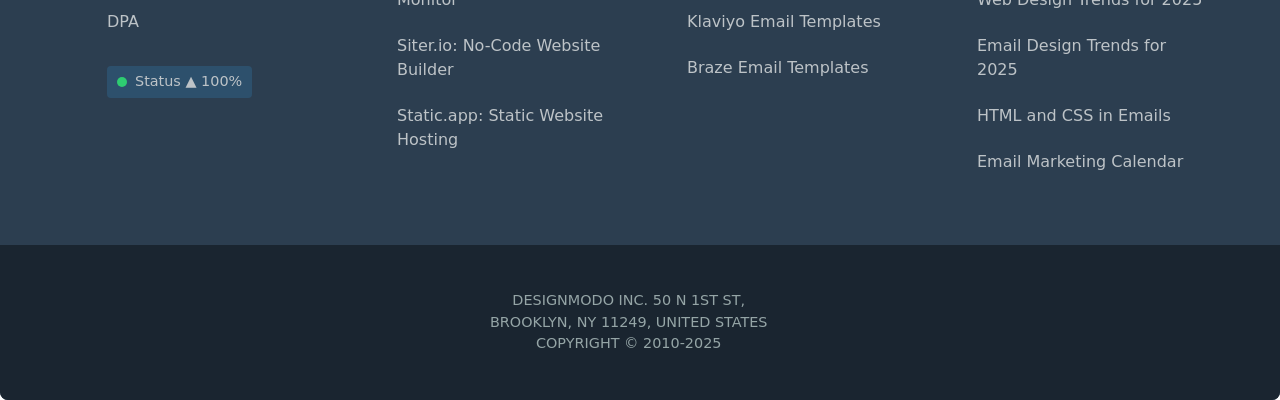
<file: web design.html>
<!DOCTYPE html>
<html lang="en">
<head>
    <meta charset="UTF-8">
    <meta name="viewport" content="width=device-width, initial-scale=1.0">
    <title>Web design</title>
    <link rel="stylesheet" href="web design.css">
      <!-- Bootstrap CSS -->
  <link href="https://cdn.jsdelivr.net/npm/bootstrap@5.3.3/dist/css/bootstrap.min.css" rel="stylesheet">
  <!-- Font Awesome -->
  <link rel="stylesheet" href="https://cdnjs.cloudflare.com/ajax/libs/font-awesome/6.4.0/css/all.min.css">

</head>
<body>
    
    
<!-- Navbar -->
<nav class="navbar navbar-expand-lg navbar-dark bg-dark px-4">
  <div class="container-fluid">

    <!-- Left: Logo + Title -->
    <a class="navbar-brand d-flex align-items-center fw-bold" href="#">
      <img src="designmodo logo.png" alt="Logo" class="me-2" style="width:35px; height:35px; object-fit:contain; border-radius: 5px;">
      Designmodo
    </a>

    <!-- Mobile Toggle -->
    <button class="navbar-toggler" type="button" data-bs-toggle="collapse" data-bs-target="#navbarNav">
      <span class="navbar-toggler-icon"></span>
    </button>

    <!-- Navbar Content -->
    <div class="collapse navbar-collapse" id="navbarNav">

      <!-- Center: Apps + Articles -->
      <ul class="navbar-nav mx-auto">
        <!-- Apps Dropdown -->
        <li class="nav-item dropdown">
          <a class="nav-link dropdown-toggle" href="#" id="appsDropdown" role="button" data-bs-toggle="dropdown">
            Apps
          </a>
          <ul class="dropdown-menu">
            <li><a class="dropdown-item" href="#">Postcards</a></li>
            <li><a class="dropdown-item" href="#">Slides</a></li>
            <li><a class="dropdown-item" href="#">Startup</a></li>
          </ul>
        </li>

        <!-- Articles Dropdown -->
        <li class="nav-item dropdown">
          <a class="nav-link dropdown-toggle" href="#" id="articlesDropdown" role="button" data-bs-toggle="dropdown">
            Articles
          </a>
          <ul class="dropdown-menu">
            <li><a class="dropdown-item" href="web design.html">Website Design</a></li>
            <li><a class="dropdown-item" href="">Email Design</a></li>
            <li><a class="dropdown-item" href="website example.html">Website Examples</a></li>
            <li><a class="dropdown-item" href="#">Email Marketing</a></li>
            <li><a class="dropdown-item" href="#">Website Tools</a></li>
            <li><a class="dropdown-item" href="#">Email Tools</a></li>
            
          </ul>
        </li>
      </ul>

      <!-- Right: Account Dropdown -->
      <ul class="navbar-nav">
        <li class="nav-item dropdown">
          <a class="nav-link dropdown-toggle" href="#" id="accountDropdown" role="button" data-bs-toggle="dropdown">
            <img src="designmodo logo.png" alt="User" style="width: 30px; border-radius: 50%;">
          </a>
          <ul class="dropdown-menu dropdown-menu-end">
            <li><a class="dropdown-item" href="#">Profile</a></li>
            <li><a class="dropdown-item" href="#">Billing</a></li>
            <li><a class="dropdown-item" href="#">Subscription</a></li>
            <li><a class="dropdown-item" href="#">Settings</a></li>
            <li><hr class="dropdown-divider"></li>
            <li><a class="dropdown-item text-danger" href="#">Log Out</a></li>
          </ul>
        </li>
      </ul>
    </div>
  </div>
</nav>


 <!-- Hero Section -->
  <section class="hero">
    <div class="overlay"></div>
    <div class="hero-content">
      <h1>Website Design</h1>
      <p class="subtext">110 ARTICLES</p>
    </div>
  </section>

  <!-- article card -->
  <section style="background-color: #eceff4;">
     <h2>Most Popular Articles</h2>
  <div class="articles">
    <div class="card">
      <div class="card-img">
        <img src="laiba.jpg" alt="Article">
        <div class="overlay"></div>
        <div class="tag">WEBSITE DESIGN</div>
      </div>
      <div class="card-content">
        <div class="author">GERT SVAIKO</div>
        <div class="title">Font Psychology: Here’s Everything You Need to Know About Fonts</div>
      </div>
    </div>

    <div class="card">
      <div class="card-img">
        <img src="laiba 2.jpg" alt="Article">
        <div class="overlay"></div>
        <div class="tag">WEBSITE DESIGN</div>
      </div>
      <div class="card-content">
        <div class="author">ANDRIAN VALEANU</div>
        <div class="title">Top Web Design Trends for 2025</div>
      </div>
    </div>

    <div class="card">
      <div class="card-img">
        <img src="laiba 3.jpg" alt="Article">
        <div class="overlay"></div>
        <div class="tag">WEBSITE DESIGN</div>
      </div>
      <div class="card-content">
        <div class="author">ANDRIAN VALEANU</div>
        <div class="title">Responsive Web Design: 50 Examples and Best Practices</div>
      </div>
    </div>

    <div class="card">
      <div class="card-img">
        <img src="laiba 4.jpg" alt="Article">
        <div class="overlay"></div>
        <div class="tag">WEBSITE DESIGN</div>
      </div>
      <div class="card-content">
        <div class="author">CARRIE COUSINS</div>
        <div class="title">17 Tips for Designing with Type on a Photo</div>
      </div>
    </div>

  </div>
  </section>

  <section class="articles-section">
  <h2>Latest Articles</h2>
  <div class="articles">

    <!-- Article Card 1 -->
    <div class="article-card">
      <div class="article-card-img">
        <img src="card 1.jpg" alt="Dark Mode Website">
        <div class="article-overlay"></div>
        <span class="article-tag">WEB DESIGN</span>
      </div>
      <div class="article-card-content">
        <div class="article-author">LAIBA SIDDIQUI • AUGUST 27, 2025</div>
        <div class="article-title">
          <a href="#">Dark Mode Websites: Web Design Tips, Examples & Best Practices</a>
        </div>
        <p>You open your laptop at night. The screen blasts white light into your face. Your ...</p>
      </div>
    </div>

    <!-- Article Card 2 -->
    <div class="article-card">
      <div class="article-card-img">
        <img src="card 2.png" alt="Animated Website">
        <div class="article-overlay"></div>
        <span class="article-tag">WEB DESIGN</span>
      </div>
      <div class="article-card-content">
        <div class="article-author">LAIBA SIDDIQUI • JULY 29, 2025</div>
        <div class="article-title">
          <a href="#">How to Make an Animated Website That Stands Out: Step-by-Step Guide</a>
        </div>
        <p>You click on a new website. The page loads, but nothing appears to move. No ...</p>
      </div>
    </div>

    <!-- Article Card 3 -->
    <div class="article-card">
      <div class="article-card-img">
        <img src="card 3.png" alt="Figma for Beginners">
        <div class="article-overlay"></div>
        <span class="article-tag">FIGMA</span>
      </div>
      <div class="article-card-content">
        <div class="article-author">NATALY BIRCH AND EKTA SWARNKAR • APRIL 14, 2025</div>
        <div class="article-title">
          <a href="#">10 Best Figma Tutorials For Aspiring Designers in 2025</a>
        </div>
        <p>Figma holds over 30% of the market share in the design tools space and for ...</p>
      </div>
    </div>

  </div>

  <div class="articles">

    <!-- Article Card 1 -->
    <div class="article-card">
      <div class="article-card-img">
        <img src="card 1.jpg" alt="Dark Mode Website">
        <div class="article-overlay"></div>
        <span class="article-tag">WEB DESIGN</span>
      </div>
      <div class="article-card-content">
        <div class="article-author">LAIBA SIDDIQUI • AUGUST 27, 2025</div>
        <div class="article-title">
          <a href="#">Dark Mode Websites: Web Design Tips, Examples & Best Practices</a>
        </div>
        <p>You open your laptop at night. The screen blasts white light into your face. Your ...</p>
      </div>
    </div>

    <!-- Article Card 2 -->
    <div class="article-card">
      <div class="article-card-img">
        <img src="card 2.png" alt="Animated Website">
        <div class="article-overlay"></div>
        <span class="article-tag">WEB DESIGN</span>
      </div>
      <div class="article-card-content">
        <div class="article-author">LAIBA SIDDIQUI • JULY 29, 2025</div>
        <div class="article-title">
          <a href="#">How to Make an Animated Website That Stands Out: Step-by-Step Guide</a>
        </div>
        <p>You click on a new website. The page loads, but nothing appears to move. No ...</p>
      </div>
    </div>

    <!-- Article Card 3 -->
    <div class="article-card">
      <div class="article-card-img">
        <img src="card 3.png" alt="Figma for Beginners">
        <div class="article-overlay"></div>
        <span class="article-tag">FIGMA</span>
      </div>
      <div class="article-card-content">
        <div class="article-author">NATALY BIRCH AND EKTA SWARNKAR • APRIL 14, 2025</div>
        <div class="article-title">
          <a href="#">10 Best Figma Tutorials For Aspiring Designers in 2025</a>
        </div>
        <p>Figma holds over 30% of the market share in the design tools space and for ...</p>
      </div>
    </div>

  </div>
  <div class="articles">

    <!-- Article Card 1 -->
    <div class="article-card">
      <div class="article-card-img">
        <img src="card 1.jpg" alt="Dark Mode Website">
        <div class="article-overlay"></div>
        <span class="article-tag">WEB DESIGN</span>
      </div>
      <div class="article-card-content">
        <div class="article-author">LAIBA SIDDIQUI • AUGUST 27, 2025</div>
        <div class="article-title">
          <a href="#">Dark Mode Websites: Web Design Tips, Examples & Best Practices</a>
        </div>
        <p>You open your laptop at night. The screen blasts white light into your face. Your ...</p>
      </div>
    </div>

    <!-- Article Card 2 -->
    <div class="article-card">
      <div class="article-card-img">
        <img src="card 2.png" alt="Animated Website">
        <div class="article-overlay"></div>
        <span class="article-tag">WEB DESIGN</span>
      </div>
      <div class="article-card-content">
        <div class="article-author">LAIBA SIDDIQUI • JULY 29, 2025</div>
        <div class="article-title">
          <a href="#">How to Make an Animated Website That Stands Out: Step-by-Step Guide</a>
        </div>
        <p>You click on a new website. The page loads, but nothing appears to move. No ...</p>
      </div>
    </div>

    <!-- Article Card 3 -->
    <div class="article-card">
      <div class="article-card-img">
        <img src="card 3.png" alt="Figma for Beginners">
        <div class="article-overlay"></div>
        <span class="article-tag">FIGMA</span>
      </div>
      <div class="article-card-content">
        <div class="article-author">NATALY BIRCH AND EKTA SWARNKAR • APRIL 14, 2025</div>
        <div class="article-title">
          <a href="#">10 Best Figma Tutorials For Aspiring Designers in 2025</a>
        </div>
        <p>Figma holds over 30% of the market share in the design tools space and for ...</p>
      </div>
    </div>

  </div>
</section>

<section>


    <section class="avatar-section">
  <div class="chat-container">
    <div class="avatar"> <img src="designmodo logo.png" alt=""></div>
    <div class="bubble">Any questions?</div>
  </div>
</section>
    <!-- FOOTER -->
 <footer class="footer">
        <div class="footer-container">
            <div class="footer-column">
                <h3>Company</h3>
                <ul>
                    <li><a href="#">Help Center</a></li>
                    <li><a href="#">About Us</a></li>
                    <li><a href="#">Contact Us</a></li>
                    <li><a href="#">Newsletter</a></li>
                    <li><a href="#">Privacy</a></li>
                    <li><a href="#">Terms</a></li>
                    <li><a href="#">Cookies</a></li>
                    <li><a href="#">DPA</a></li>
                    <li><a href="#"><span class="status">Status ▲ 100%</span></a></li>
                </ul>
            </div>
            
            <div class="footer-column">
                <h3>Products</h3>
                <ul>
                    <li><a href="#">Postcards: Email Builder</a></li>
                    <li><a href="#">Slides: Website Generator</a></li>
                    <li><a href="#">Startup: Bootstrap Builder</a></li>
                    <li><a href="#">Designmodo Experts</a></li>
                    <li><a href="#">Affiliate Program</a></li>
                    <li><a href="#">Member Perks</a></li>
                    <li><a href="#">Pulsetic: Website Uptime Monitor</a></li>
                    <li><a href="#">Siter.io: No-Code Website Builder</a></li>
                    <li><a href="#">Static.app: Static Website Hosting</a></li>
                </ul>
            </div>
            
            <div class="footer-column">
                <h3>Templates</h3>
                <ul>
                    <li><a href="#">Email Email Templates</a></li>
                    <li><a href="#">Resources</a></li>
                    <li><a href="#">Email Templates</a></li>
                    <li><a href="#">Outlook Email Templates</a></li>
                    <li><a href="#">Website Templates</a></li>
                    <li><a href="#">Mailchimp Email Templates</a></li>
                    <li><a href="#">HubSpot Email Templates</a></li>
                    <li><a href="#">Klaviyo Email Templates</a></li>
                    <li><a href="#">Braze Email Templates</a></li>
                </ul>
            </div>
            
            <div class="footer-column">
                <h3>Resources</h3>
                <ul>
                    <li><a href="#">Email Marketing Templates</a></li>
                    <li><a href="#">Email Newsletter Templates</a></li>
                    <li><a href="#">Email Signature Templates</a></li>
                    <li><a href="#">Bootstrap Templates</a></li>
                    <li><a href="#">Email Design Guide</a></li>
                    <li><a href="#">Add Animated GIF into Outlook</a></li>
                    <li><a href="#">Web Design Trends for 2025</a></li>
                    <li><a href="#">Email Design Trends for 2025</a></li>
                    <li><a href="#">HTML and CSS in Emails</a></li>
                    <li><a href="#">Email Marketing Calendar</a></li>
                </ul>
            </div>
        </div>
        
        <div class="footer-bottom">
            <div class="footer-bottom-content">
                <div class="company-address">
                    DESIGNMODO INC. 50 N 1ST ST,<br>
                    BROOKLYN, NY 11249, UNITED STATES <BR>
                      COPYRIGHT © 2010-2025
                </div>
                
            </div>
        </div>
    </footer>
</section>


<!-- Bootstrap JS -->
<script src="https://cdn.jsdelivr.net/npm/bootstrap@5.3.3/dist/js/bootstrap.bundle.min.js"></script>
<!-- Custom JS -->
<script src="script.js"></script>
</body>
</html>
</file>
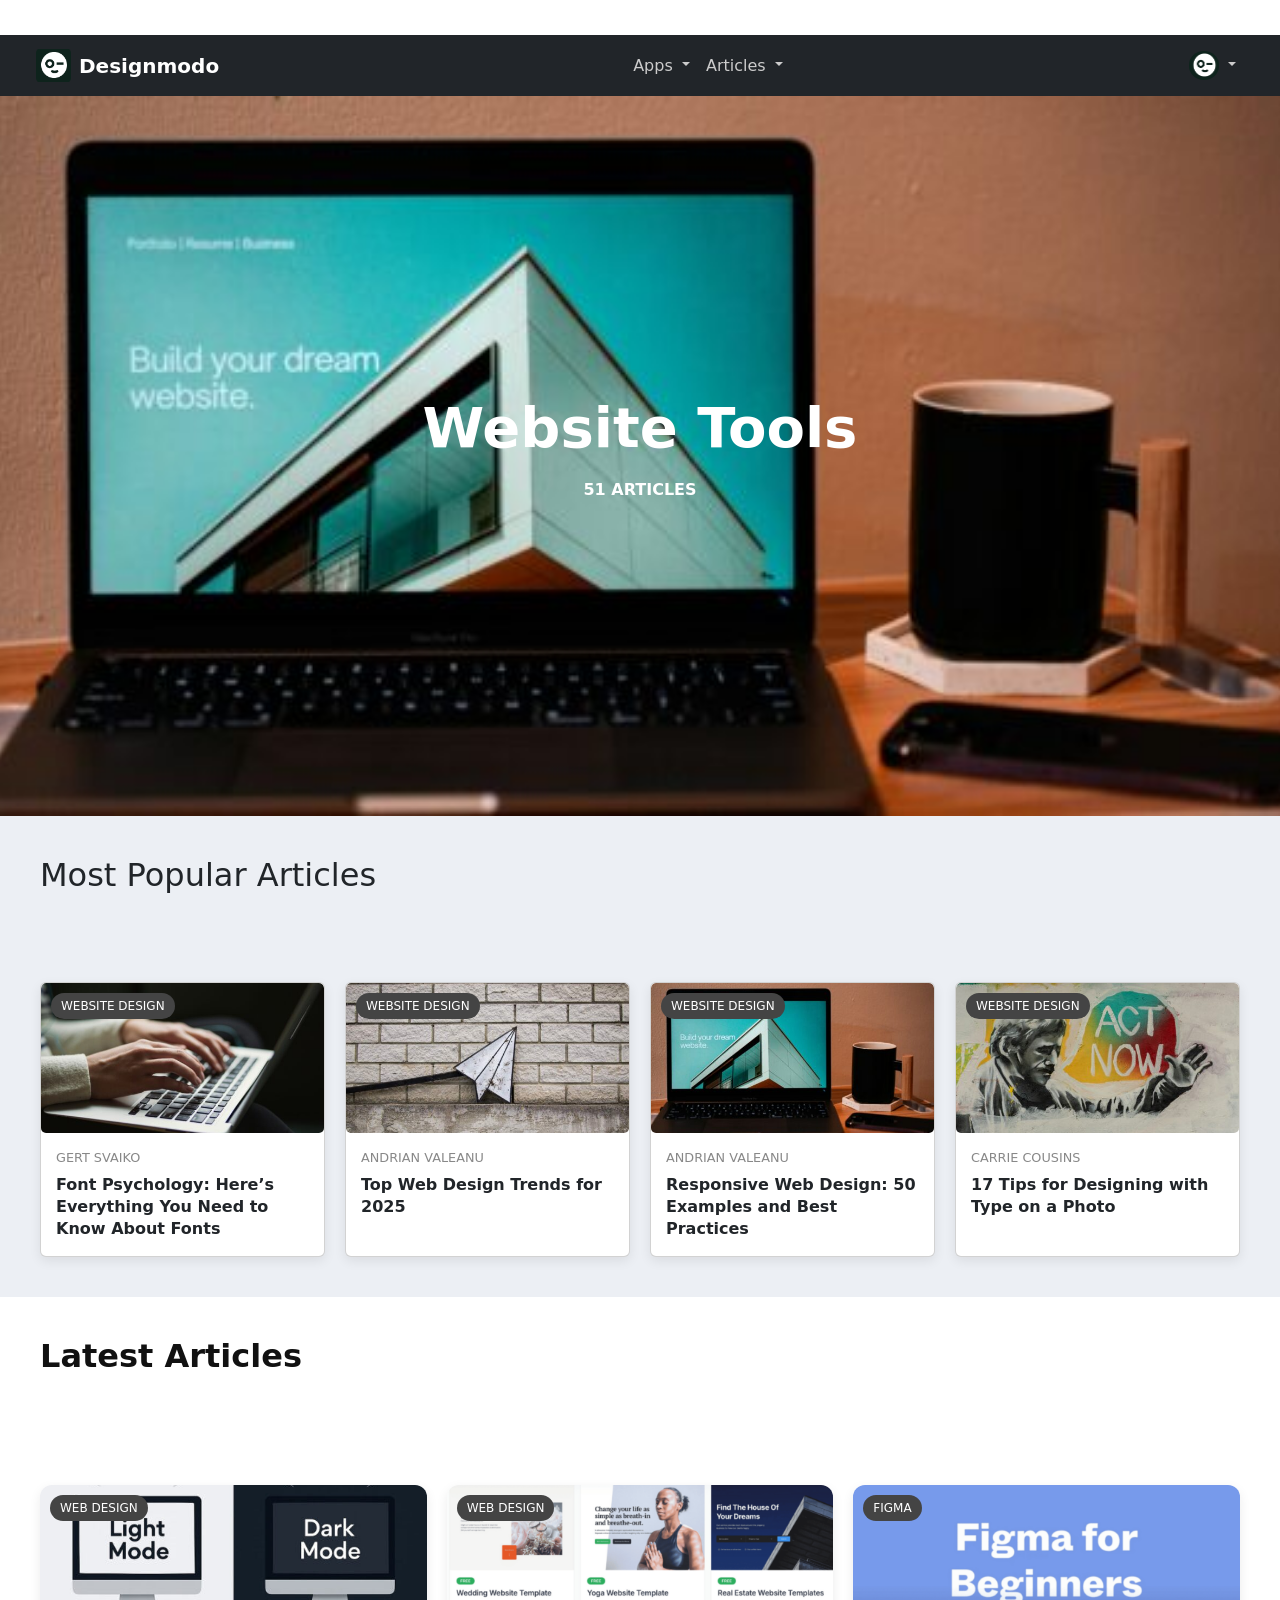
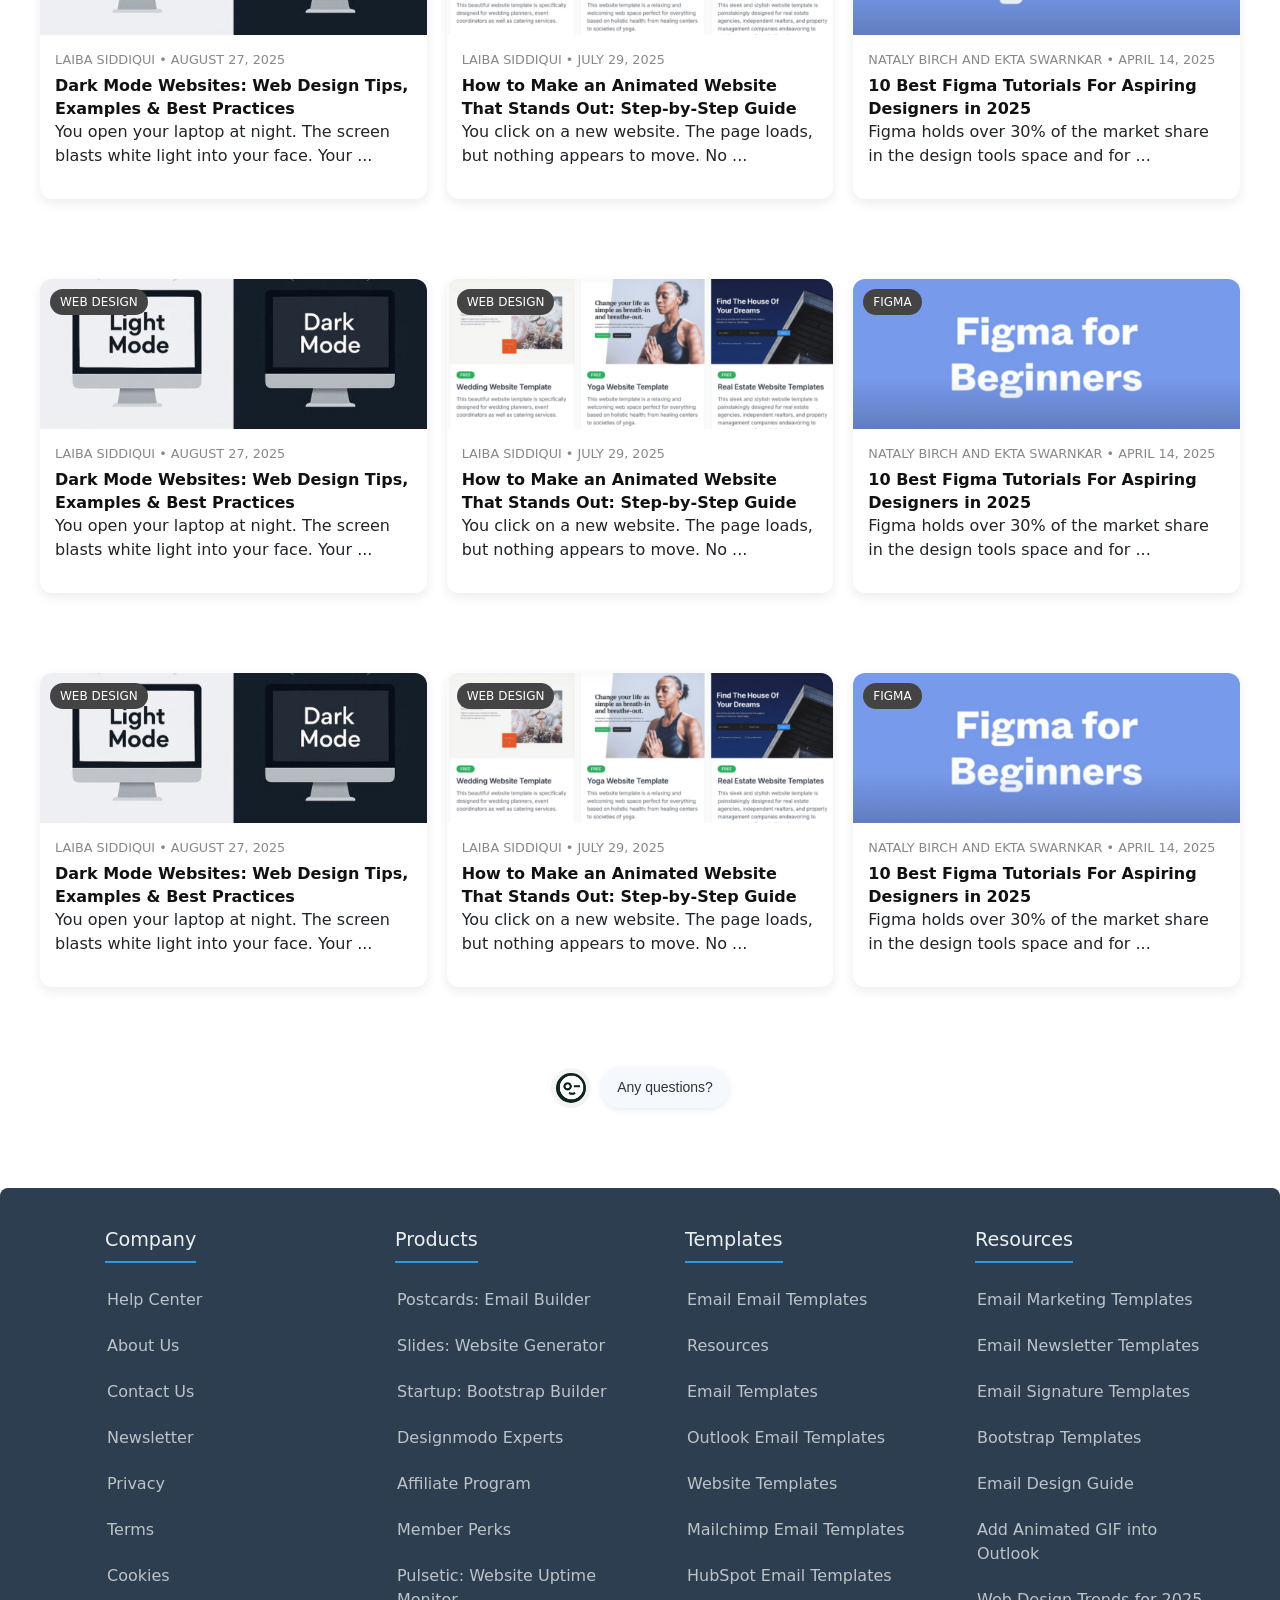
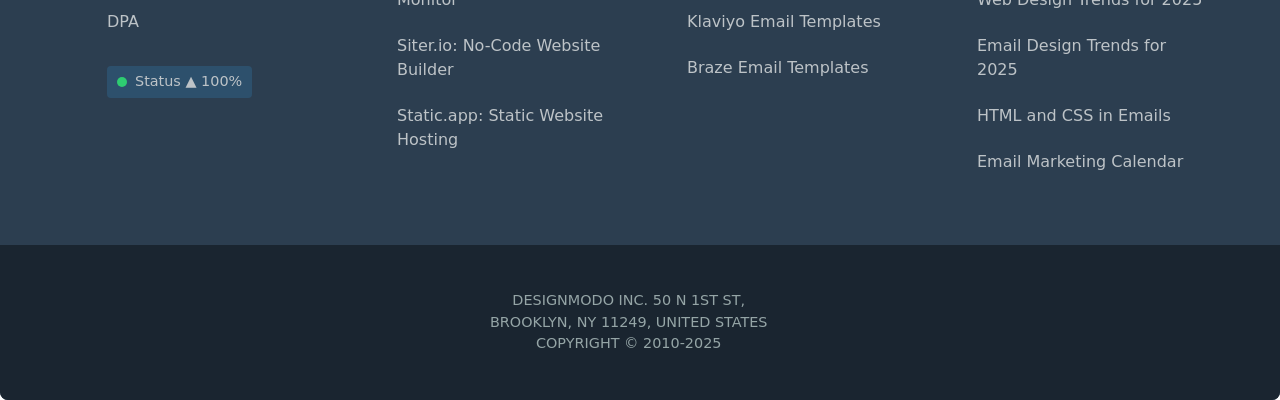
<file: web tools.html>
<!DOCTYPE html>
<html lang="en">
<head>
    <meta charset="UTF-8">
    <meta name="viewport" content="width=device-width, initial-scale=1.0">
    <title>Web Tools</title>
    <link rel="stylesheet" href="web tools.css">
      <!-- Bootstrap CSS -->
  <link href="https://cdn.jsdelivr.net/npm/bootstrap@5.3.3/dist/css/bootstrap.min.css" rel="stylesheet">
  <!-- Font Awesome -->
  <link rel="stylesheet" href="https://cdnjs.cloudflare.com/ajax/libs/font-awesome/6.4.0/css/all.min.css">

</head>
<body>
    
    
<!-- Navbar -->
<nav class="navbar navbar-expand-lg navbar-dark bg-dark px-4">
  <div class="container-fluid">

    <!-- Left: Logo + Title -->
    <a class="navbar-brand d-flex align-items-center fw-bold" href="#">
      <img src="designmodo logo.png" alt="Logo" class="me-2" style="width:35px; height:35px; object-fit:contain; border-radius: 5px;">
      Designmodo
    </a>

    <!-- Mobile Toggle -->
    <button class="navbar-toggler" type="button" data-bs-toggle="collapse" data-bs-target="#navbarNav">
      <span class="navbar-toggler-icon"></span>
    </button>

    <!-- Navbar Content -->
    <div class="collapse navbar-collapse" id="navbarNav">

      <!-- Center: Apps + Articles -->
      <ul class="navbar-nav mx-auto">
        <!-- Apps Dropdown -->
        <li class="nav-item dropdown">
          <a class="nav-link dropdown-toggle" href="#" id="appsDropdown" role="button" data-bs-toggle="dropdown">
            Apps
          </a>
          <ul class="dropdown-menu">
            <li><a class="dropdown-item" href="#">Postcards</a></li>
            <li><a class="dropdown-item" href="#">Slides</a></li>
            <li><a class="dropdown-item" href="#">Startup</a></li>
          </ul>
        </li>

        <!-- Articles Dropdown -->
        <li class="nav-item dropdown">
          <a class="nav-link dropdown-toggle" href="#" id="articlesDropdown" role="button" data-bs-toggle="dropdown">
            Articles
          </a>
          <ul class="dropdown-menu">
            <li><a class="dropdown-item" href="web design.html"  target="_blank">Website Design</a></li>
            <li><a class="dropdown-item" href="email design.html" target="_blank">Email Design</a></li>
            <li><a class="dropdown-item" href="website example.html" target="_blank">Website Examples</a></li>
            <li><a class="dropdown-item" href="email tools.html" target="_blank">Email Marketing</a></li>
            <li><a class="dropdown-item" href="web tools.html" target="_blank">Website Tools</a></li>
          </ul>
        </li>
      </ul>

      <!-- Right: Account Dropdown -->
      <ul class="navbar-nav">
        <li class="nav-item dropdown">
          <a class="nav-link dropdown-toggle" href="#" id="accountDropdown" role="button" data-bs-toggle="dropdown">
            <img src="designmodo logo.png" alt="User" style="width: 30px; border-radius: 50%;">
          </a>
          <ul class="dropdown-menu dropdown-menu-end">
            <li><a class="dropdown-item" href="#">Profile</a></li>
            <li><a class="dropdown-item" href="#">Billing</a></li>
            <li><a class="dropdown-item" href="#">Subscription</a></li>
            <li><a class="dropdown-item" href="#">Settings</a></li>
            <li><hr class="dropdown-divider"></li>
            <li><a class="dropdown-item text-danger" href="#">Log Out</a></li>
          </ul>
        </li>
      </ul>
    </div>
  </div>
</nav>


 <!-- Hero Section -->
  <section class="hero">
    <div class="overlay"></div>
    <div class="hero-content">
      <h1>Website Tools</h1>
      <p class="subtext">51 ARTICLES</p>
    </div>
  </section>

  <!-- article card -->
  <section style="background-color: #eceff4;">
     <h2>Most Popular Articles</h2>
  <div class="articles">
    <div class="card">
      <div class="card-img">
        <img src="laiba.jpg" alt="Article">
        <div class="overlay"></div>
        <div class="tag">WEBSITE DESIGN</div>
      </div>
      <div class="card-content">
        <div class="author">GERT SVAIKO</div>
        <div class="title">Font Psychology: Here’s Everything You Need to Know About Fonts</div>
      </div>
    </div>

    <div class="card">
      <div class="card-img">
        <img src="laiba 2.jpg" alt="Article">
        <div class="overlay"></div>
        <div class="tag">WEBSITE DESIGN</div>
      </div>
      <div class="card-content">
        <div class="author">ANDRIAN VALEANU</div>
        <div class="title">Top Web Design Trends for 2025</div>
      </div>
    </div>

    <div class="card">
      <div class="card-img">
        <img src="laiba 3.jpg" alt="Article">
        <div class="overlay"></div>
        <div class="tag">WEBSITE DESIGN</div>
      </div>
      <div class="card-content">
        <div class="author">ANDRIAN VALEANU</div>
        <div class="title">Responsive Web Design: 50 Examples and Best Practices</div>
      </div>
    </div>

    <div class="card">
      <div class="card-img">
        <img src="laiba 4.jpg" alt="Article">
        <div class="overlay"></div>
        <div class="tag">WEBSITE DESIGN</div>
      </div>
      <div class="card-content">
        <div class="author">CARRIE COUSINS</div>
        <div class="title">17 Tips for Designing with Type on a Photo</div>
      </div>
    </div>

  </div>
  </section>

  <section class="articles-section">
  <h2>Latest Articles</h2>
  <div class="articles">

    <!-- Article Card 1 -->
    <div class="article-card">
      <div class="article-card-img">
        <img src="card 1.jpg" alt="Dark Mode Website">
        <div class="article-overlay"></div>
        <span class="article-tag">WEB DESIGN</span>
      </div>
      <div class="article-card-content">
        <div class="article-author">LAIBA SIDDIQUI • AUGUST 27, 2025</div>
        <div class="article-title">
          <a href="#">Dark Mode Websites: Web Design Tips, Examples & Best Practices</a>
        </div>
        <p>You open your laptop at night. The screen blasts white light into your face. Your ...</p>
      </div>
    </div>

    <!-- Article Card 2 -->
    <div class="article-card">
      <div class="article-card-img">
        <img src="card 2.png" alt="Animated Website">
        <div class="article-overlay"></div>
        <span class="article-tag">WEB DESIGN</span>
      </div>
      <div class="article-card-content">
        <div class="article-author">LAIBA SIDDIQUI • JULY 29, 2025</div>
        <div class="article-title">
          <a href="#">How to Make an Animated Website That Stands Out: Step-by-Step Guide</a>
        </div>
        <p>You click on a new website. The page loads, but nothing appears to move. No ...</p>
      </div>
    </div>

    <!-- Article Card 3 -->
    <div class="article-card">
      <div class="article-card-img">
        <img src="card 3.png" alt="Figma for Beginners">
        <div class="article-overlay"></div>
        <span class="article-tag">FIGMA</span>
      </div>
      <div class="article-card-content">
        <div class="article-author">NATALY BIRCH AND EKTA SWARNKAR • APRIL 14, 2025</div>
        <div class="article-title">
          <a href="#">10 Best Figma Tutorials For Aspiring Designers in 2025</a>
        </div>
        <p>Figma holds over 30% of the market share in the design tools space and for ...</p>
      </div>
    </div>

  </div>

  <div class="articles">

    <!-- Article Card 1 -->
    <div class="article-card">
      <div class="article-card-img">
        <img src="card 1.jpg" alt="Dark Mode Website">
        <div class="article-overlay"></div>
        <span class="article-tag">WEB DESIGN</span>
      </div>
      <div class="article-card-content">
        <div class="article-author">LAIBA SIDDIQUI • AUGUST 27, 2025</div>
        <div class="article-title">
          <a href="#">Dark Mode Websites: Web Design Tips, Examples & Best Practices</a>
        </div>
        <p>You open your laptop at night. The screen blasts white light into your face. Your ...</p>
      </div>
    </div>

    <!-- Article Card 2 -->
    <div class="article-card">
      <div class="article-card-img">
        <img src="card 2.png" alt="Animated Website">
        <div class="article-overlay"></div>
        <span class="article-tag">WEB DESIGN</span>
      </div>
      <div class="article-card-content">
        <div class="article-author">LAIBA SIDDIQUI • JULY 29, 2025</div>
        <div class="article-title">
          <a href="#">How to Make an Animated Website That Stands Out: Step-by-Step Guide</a>
        </div>
        <p>You click on a new website. The page loads, but nothing appears to move. No ...</p>
      </div>
    </div>

    <!-- Article Card 3 -->
    <div class="article-card">
      <div class="article-card-img">
        <img src="card 3.png" alt="Figma for Beginners">
        <div class="article-overlay"></div>
        <span class="article-tag">FIGMA</span>
      </div>
      <div class="article-card-content">
        <div class="article-author">NATALY BIRCH AND EKTA SWARNKAR • APRIL 14, 2025</div>
        <div class="article-title">
          <a href="#">10 Best Figma Tutorials For Aspiring Designers in 2025</a>
        </div>
        <p>Figma holds over 30% of the market share in the design tools space and for ...</p>
      </div>
    </div>

  </div>
  <div class="articles">

    <!-- Article Card 1 -->
    <div class="article-card">
      <div class="article-card-img">
        <img src="card 1.jpg" alt="Dark Mode Website">
        <div class="article-overlay"></div>
        <span class="article-tag">WEB DESIGN</span>
      </div>
      <div class="article-card-content">
        <div class="article-author">LAIBA SIDDIQUI • AUGUST 27, 2025</div>
        <div class="article-title">
          <a href="#">Dark Mode Websites: Web Design Tips, Examples & Best Practices</a>
        </div>
        <p>You open your laptop at night. The screen blasts white light into your face. Your ...</p>
      </div>
    </div>

    <!-- Article Card 2 -->
    <div class="article-card">
      <div class="article-card-img">
        <img src="card 2.png" alt="Animated Website">
        <div class="article-overlay"></div>
        <span class="article-tag">WEB DESIGN</span>
      </div>
      <div class="article-card-content">
        <div class="article-author">LAIBA SIDDIQUI • JULY 29, 2025</div>
        <div class="article-title">
          <a href="#">How to Make an Animated Website That Stands Out: Step-by-Step Guide</a>
        </div>
        <p>You click on a new website. The page loads, but nothing appears to move. No ...</p>
      </div>
    </div>

    <!-- Article Card 3 -->
    <div class="article-card">
      <div class="article-card-img">
        <img src="card 3.png" alt="Figma for Beginners">
        <div class="article-overlay"></div>
        <span class="article-tag">FIGMA</span>
      </div>
      <div class="article-card-content">
        <div class="article-author">NATALY BIRCH AND EKTA SWARNKAR • APRIL 14, 2025</div>
        <div class="article-title">
          <a href="#">10 Best Figma Tutorials For Aspiring Designers in 2025</a>
        </div>
        <p>Figma holds over 30% of the market share in the design tools space and for ...</p>
      </div>
    </div>

  </div>
</section>

<section>


    <section class="avatar-section">
  <div class="chat-container">
    <div class="avatar"> <img src="designmodo logo.png" alt=""></div>
    <div class="bubble">Any questions?</div>
  </div>
</section>
    <!-- FOOTER -->
 <footer class="footer">
        <div class="footer-container">
            <div class="footer-column">
                <h3>Company</h3>
                <ul>
                    <li><a href="#">Help Center</a></li>
                    <li><a href="#">About Us</a></li>
                    <li><a href="#">Contact Us</a></li>
                    <li><a href="#">Newsletter</a></li>
                    <li><a href="#">Privacy</a></li>
                    <li><a href="#">Terms</a></li>
                    <li><a href="#">Cookies</a></li>
                    <li><a href="#">DPA</a></li>
                    <li><a href="#"><span class="status">Status ▲ 100%</span></a></li>
                </ul>
            </div>
            
            <div class="footer-column">
                <h3>Products</h3>
                <ul>
                    <li><a href="#">Postcards: Email Builder</a></li>
                    <li><a href="#">Slides: Website Generator</a></li>
                    <li><a href="#">Startup: Bootstrap Builder</a></li>
                    <li><a href="#">Designmodo Experts</a></li>
                    <li><a href="#">Affiliate Program</a></li>
                    <li><a href="#">Member Perks</a></li>
                    <li><a href="#">Pulsetic: Website Uptime Monitor</a></li>
                    <li><a href="#">Siter.io: No-Code Website Builder</a></li>
                    <li><a href="#">Static.app: Static Website Hosting</a></li>
                </ul>
            </div>
            
            <div class="footer-column">
                <h3>Templates</h3>
                <ul>
                    <li><a href="#">Email Email Templates</a></li>
                    <li><a href="#">Resources</a></li>
                    <li><a href="#">Email Templates</a></li>
                    <li><a href="#">Outlook Email Templates</a></li>
                    <li><a href="#">Website Templates</a></li>
                    <li><a href="#">Mailchimp Email Templates</a></li>
                    <li><a href="#">HubSpot Email Templates</a></li>
                    <li><a href="#">Klaviyo Email Templates</a></li>
                    <li><a href="#">Braze Email Templates</a></li>
                </ul>
            </div>
            
            <div class="footer-column">
                <h3>Resources</h3>
                <ul>
                    <li><a href="#">Email Marketing Templates</a></li>
                    <li><a href="#">Email Newsletter Templates</a></li>
                    <li><a href="#">Email Signature Templates</a></li>
                    <li><a href="#">Bootstrap Templates</a></li>
                    <li><a href="#">Email Design Guide</a></li>
                    <li><a href="#">Add Animated GIF into Outlook</a></li>
                    <li><a href="#">Web Design Trends for 2025</a></li>
                    <li><a href="#">Email Design Trends for 2025</a></li>
                    <li><a href="#">HTML and CSS in Emails</a></li>
                    <li><a href="#">Email Marketing Calendar</a></li>
                </ul>
            </div>
        </div>
        
        <div class="footer-bottom">
            <div class="footer-bottom-content">
                <div class="company-address">
                    DESIGNMODO INC. 50 N 1ST ST,<br>
                    BROOKLYN, NY 11249, UNITED STATES <BR>
                      COPYRIGHT © 2010-2025
                </div>
                
            </div>
        </div>
    </footer>
</section>


<!-- Bootstrap JS -->
<script src="https://cdn.jsdelivr.net/npm/bootstrap@5.3.3/dist/js/bootstrap.bundle.min.js"></script>
<!-- Custom JS -->
<script src="script.js"></script>
</body>
</html>
</file>
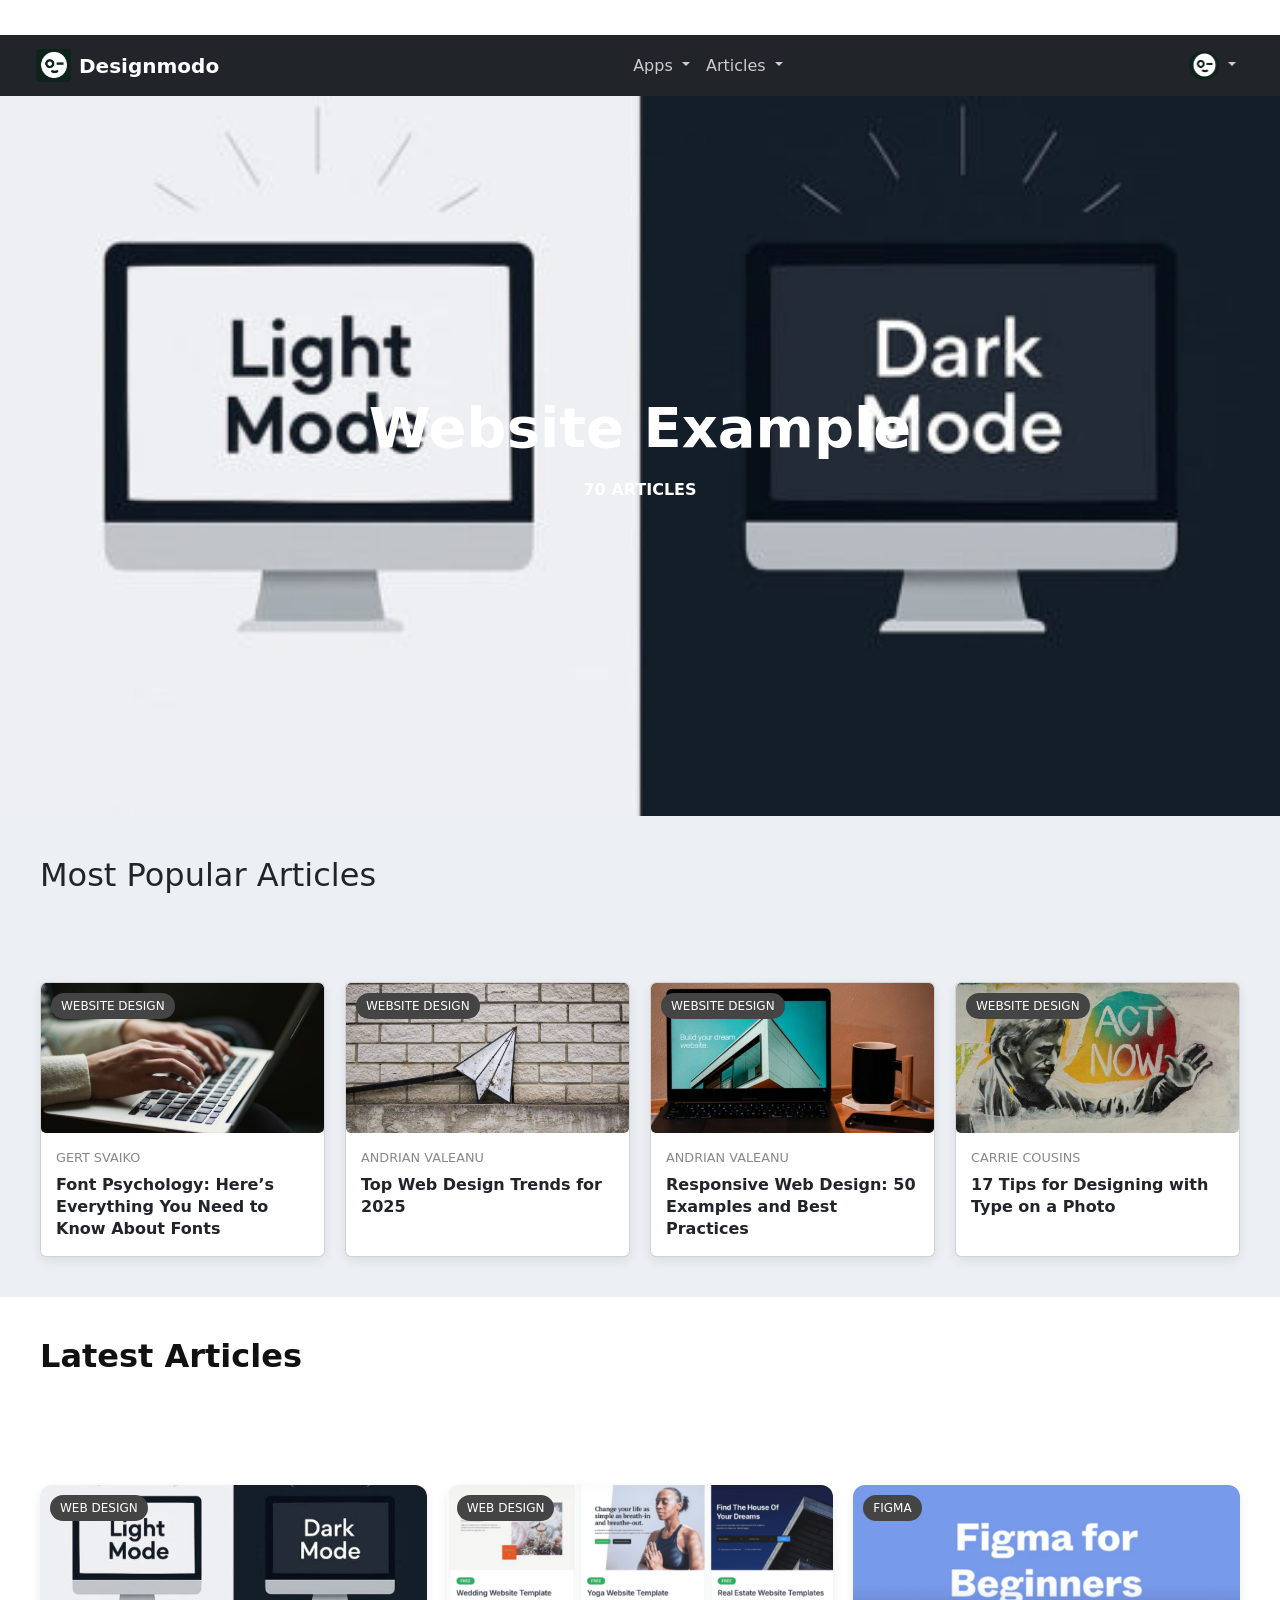
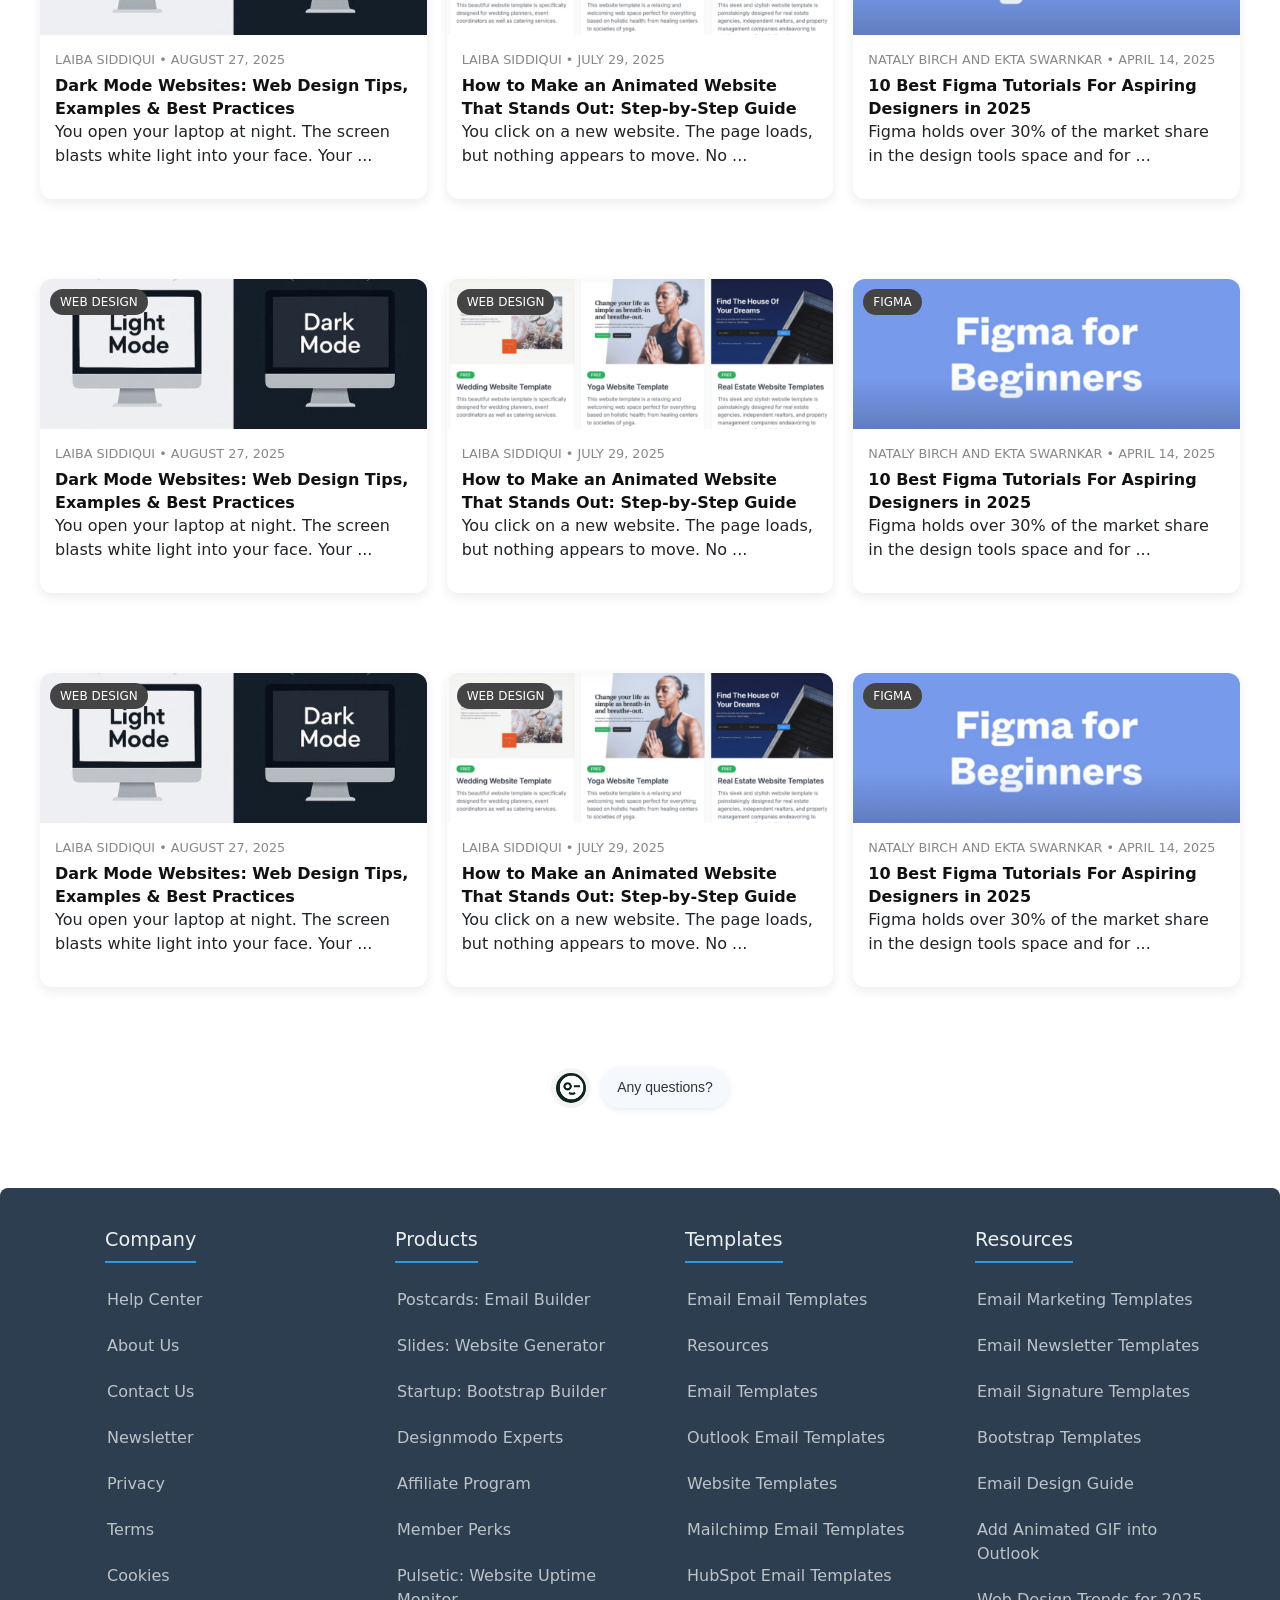
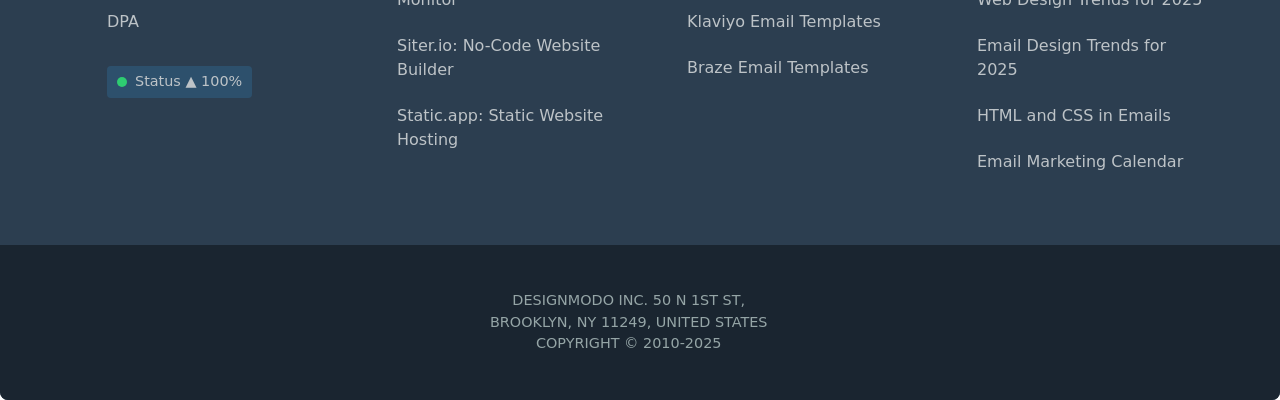
<file: website example.html>
<!DOCTYPE html>
<html lang="en">
<head>
    <meta charset="UTF-8">
    <meta name="viewport" content="width=device-width, initial-scale=1.0">
    <title>Website Example</title>
    <link rel="stylesheet" href="website example.css">
      <!-- Bootstrap CSS -->
  <link href="https://cdn.jsdelivr.net/npm/bootstrap@5.3.3/dist/css/bootstrap.min.css" rel="stylesheet">
  <!-- Font Awesome -->
  <link rel="stylesheet" href="https://cdnjs.cloudflare.com/ajax/libs/font-awesome/6.4.0/css/all.min.css">

</head>
<body>
    
    
<!-- Navbar -->
<nav class="navbar navbar-expand-lg navbar-dark bg-dark px-4">
  <div class="container-fluid">

    <!-- Left: Logo + Title -->
    <a class="navbar-brand d-flex align-items-center fw-bold" href="#">
      <img src="designmodo logo.png" alt="Logo" class="me-2" style="width:35px; height:35px; object-fit:contain; border-radius: 5px;">
      Designmodo
    </a>

    <!-- Mobile Toggle -->
    <button class="navbar-toggler" type="button" data-bs-toggle="collapse" data-bs-target="#navbarNav">
      <span class="navbar-toggler-icon"></span>
    </button>

    <!-- Navbar Content -->
    <div class="collapse navbar-collapse" id="navbarNav">

      <!-- Center: Apps + Articles -->
      <ul class="navbar-nav mx-auto">
        <!-- Apps Dropdown -->
        <li class="nav-item dropdown">
          <a class="nav-link dropdown-toggle" href="#" id="appsDropdown" role="button" data-bs-toggle="dropdown">
            Apps
          </a>
          <ul class="dropdown-menu">
            <li><a class="dropdown-item" href="#">Postcards</a></li>
            <li><a class="dropdown-item" href="#">Slides</a></li>
            <li><a class="dropdown-item" href="#">Startup</a></li>
          </ul>
        </li>

        <!-- Articles Dropdown -->
        <li class="nav-item dropdown">
          <a class="nav-link dropdown-toggle" href="#" id="articlesDropdown" role="button" data-bs-toggle="dropdown">
            Articles
          </a>
          <ul class="dropdown-menu">
             <li><a class="dropdown-item" href="web design.html"  target="_blank">Website Design</a></li>
            <li><a class="dropdown-item" href="email design.html" target="_blank">Email Design</a></li>
            <li><a class="dropdown-item" href="website example.html" target="_blank">Website Examples</a></li>
            <li><a class="dropdown-item" href="email tools.html" target="_blank">Email Marketing</a></li>
            <li><a class="dropdown-item" href="web tools.html" target="_blank">Website Tools</a></li>
          </ul>
        </li>
      </ul>

      <!-- Right: Account Dropdown -->
      <ul class="navbar-nav">
        <li class="nav-item dropdown">
          <a class="nav-link dropdown-toggle" href="#" id="accountDropdown" role="button" data-bs-toggle="dropdown">
            <img src="designmodo logo.png" alt="User" style="width: 30px; border-radius: 50%;">
          </a>
          <ul class="dropdown-menu dropdown-menu-end">
            <li><a class="dropdown-item" href="#">Profile</a></li>
            <li><a class="dropdown-item" href="#">Billing</a></li>
            <li><a class="dropdown-item" href="#">Subscription</a></li>
            <li><a class="dropdown-item" href="#">Settings</a></li>
            <li><hr class="dropdown-divider"></li>
            <li><a class="dropdown-item text-danger" href="#">Log Out</a></li>
          </ul>
        </li>
      </ul>
    </div>
  </div>
</nav>


 <!-- Hero Section -->
  <section class="hero">
    <div class="overlay"></div>
    <div class="hero-content">
      <h1>Website Example</h1>
      <p class="subtext">70 ARTICLES</p>
    </div>
  </section>

  <!-- article card -->
  <section style="background-color: #eceff4;">
     <h2>Most Popular Articles</h2>
  <div class="articles">
    <div class="card">
      <div class="card-img">
        <img src="laiba.jpg" alt="Article">
        <div class="overlay"></div>
        <div class="tag">WEBSITE DESIGN</div>
      </div>
      <div class="card-content">
        <div class="author">GERT SVAIKO</div>
        <div class="title">Font Psychology: Here’s Everything You Need to Know About Fonts</div>
      </div>
    </div>

    <div class="card">
      <div class="card-img">
        <img src="laiba 2.jpg" alt="Article">
        <div class="overlay"></div>
        <div class="tag">WEBSITE DESIGN</div>
      </div>
      <div class="card-content">
        <div class="author">ANDRIAN VALEANU</div>
        <div class="title">Top Web Design Trends for 2025</div>
      </div>
    </div>

    <div class="card">
      <div class="card-img">
        <img src="laiba 3.jpg" alt="Article">
        <div class="overlay"></div>
        <div class="tag">WEBSITE DESIGN</div>
      </div>
      <div class="card-content">
        <div class="author">ANDRIAN VALEANU</div>
        <div class="title">Responsive Web Design: 50 Examples and Best Practices</div>
      </div>
    </div>

    <div class="card">
      <div class="card-img">
        <img src="laiba 4.jpg" alt="Article">
        <div class="overlay"></div>
        <div class="tag">WEBSITE DESIGN</div>
      </div>
      <div class="card-content">
        <div class="author">CARRIE COUSINS</div>
        <div class="title">17 Tips for Designing with Type on a Photo</div>
      </div>
    </div>

  </div>
  </section>

  <section class="articles-section">
  <h2>Latest Articles</h2>
  <div class="articles">

    <!-- Article Card 1 -->
    <div class="article-card">
      <div class="article-card-img">
        <img src="card 1.jpg" alt="Dark Mode Website">
        <div class="article-overlay"></div>
        <span class="article-tag">WEB DESIGN</span>
      </div>
      <div class="article-card-content">
        <div class="article-author">LAIBA SIDDIQUI • AUGUST 27, 2025</div>
        <div class="article-title">
          <a href="#">Dark Mode Websites: Web Design Tips, Examples & Best Practices</a>
        </div>
        <p>You open your laptop at night. The screen blasts white light into your face. Your ...</p>
      </div>
    </div>

    <!-- Article Card 2 -->
    <div class="article-card">
      <div class="article-card-img">
        <img src="card 2.png" alt="Animated Website">
        <div class="article-overlay"></div>
        <span class="article-tag">WEB DESIGN</span>
      </div>
      <div class="article-card-content">
        <div class="article-author">LAIBA SIDDIQUI • JULY 29, 2025</div>
        <div class="article-title">
          <a href="#">How to Make an Animated Website That Stands Out: Step-by-Step Guide</a>
        </div>
        <p>You click on a new website. The page loads, but nothing appears to move. No ...</p>
      </div>
    </div>

    <!-- Article Card 3 -->
    <div class="article-card">
      <div class="article-card-img">
        <img src="card 3.png" alt="Figma for Beginners">
        <div class="article-overlay"></div>
        <span class="article-tag">FIGMA</span>
      </div>
      <div class="article-card-content">
        <div class="article-author">NATALY BIRCH AND EKTA SWARNKAR • APRIL 14, 2025</div>
        <div class="article-title">
          <a href="#">10 Best Figma Tutorials For Aspiring Designers in 2025</a>
        </div>
        <p>Figma holds over 30% of the market share in the design tools space and for ...</p>
      </div>
    </div>

  </div>

  <div class="articles">

    <!-- Article Card 1 -->
    <div class="article-card">
      <div class="article-card-img">
        <img src="card 1.jpg" alt="Dark Mode Website">
        <div class="article-overlay"></div>
        <span class="article-tag">WEB DESIGN</span>
      </div>
      <div class="article-card-content">
        <div class="article-author">LAIBA SIDDIQUI • AUGUST 27, 2025</div>
        <div class="article-title">
          <a href="#">Dark Mode Websites: Web Design Tips, Examples & Best Practices</a>
        </div>
        <p>You open your laptop at night. The screen blasts white light into your face. Your ...</p>
      </div>
    </div>

    <!-- Article Card 2 -->
    <div class="article-card">
      <div class="article-card-img">
        <img src="card 2.png" alt="Animated Website">
        <div class="article-overlay"></div>
        <span class="article-tag">WEB DESIGN</span>
      </div>
      <div class="article-card-content">
        <div class="article-author">LAIBA SIDDIQUI • JULY 29, 2025</div>
        <div class="article-title">
          <a href="#">How to Make an Animated Website That Stands Out: Step-by-Step Guide</a>
        </div>
        <p>You click on a new website. The page loads, but nothing appears to move. No ...</p>
      </div>
    </div>

    <!-- Article Card 3 -->
    <div class="article-card">
      <div class="article-card-img">
        <img src="card 3.png" alt="Figma for Beginners">
        <div class="article-overlay"></div>
        <span class="article-tag">FIGMA</span>
      </div>
      <div class="article-card-content">
        <div class="article-author">NATALY BIRCH AND EKTA SWARNKAR • APRIL 14, 2025</div>
        <div class="article-title">
          <a href="#">10 Best Figma Tutorials For Aspiring Designers in 2025</a>
        </div>
        <p>Figma holds over 30% of the market share in the design tools space and for ...</p>
      </div>
    </div>

  </div>
  <div class="articles">

    <!-- Article Card 1 -->
    <div class="article-card">
      <div class="article-card-img">
        <img src="card 1.jpg" alt="Dark Mode Website">
        <div class="article-overlay"></div>
        <span class="article-tag">WEB DESIGN</span>
      </div>
      <div class="article-card-content">
        <div class="article-author">LAIBA SIDDIQUI • AUGUST 27, 2025</div>
        <div class="article-title">
          <a href="#">Dark Mode Websites: Web Design Tips, Examples & Best Practices</a>
        </div>
        <p>You open your laptop at night. The screen blasts white light into your face. Your ...</p>
      </div>
    </div>

    <!-- Article Card 2 -->
    <div class="article-card">
      <div class="article-card-img">
        <img src="card 2.png" alt="Animated Website">
        <div class="article-overlay"></div>
        <span class="article-tag">WEB DESIGN</span>
      </div>
      <div class="article-card-content">
        <div class="article-author">LAIBA SIDDIQUI • JULY 29, 2025</div>
        <div class="article-title">
          <a href="#">How to Make an Animated Website That Stands Out: Step-by-Step Guide</a>
        </div>
        <p>You click on a new website. The page loads, but nothing appears to move. No ...</p>
      </div>
    </div>

    <!-- Article Card 3 -->
    <div class="article-card">
      <div class="article-card-img">
        <img src="card 3.png" alt="Figma for Beginners">
        <div class="article-overlay"></div>
        <span class="article-tag">FIGMA</span>
      </div>
      <div class="article-card-content">
        <div class="article-author">NATALY BIRCH AND EKTA SWARNKAR • APRIL 14, 2025</div>
        <div class="article-title">
          <a href="#">10 Best Figma Tutorials For Aspiring Designers in 2025</a>
        </div>
        <p>Figma holds over 30% of the market share in the design tools space and for ...</p>
      </div>
    </div>

  </div>
</section>

<section>


    <section class="avatar-section">
  <div class="chat-container">
    <div class="avatar"> <img src="designmodo logo.png" alt=""></div>
    <div class="bubble">Any questions?</div>
  </div>
</section>
    <!-- FOOTER -->
 <footer class="footer">
        <div class="footer-container">
            <div class="footer-column">
                <h3>Company</h3>
                <ul>
                    <li><a href="#">Help Center</a></li>
                    <li><a href="#">About Us</a></li>
                    <li><a href="#">Contact Us</a></li>
                    <li><a href="#">Newsletter</a></li>
                    <li><a href="#">Privacy</a></li>
                    <li><a href="#">Terms</a></li>
                    <li><a href="#">Cookies</a></li>
                    <li><a href="#">DPA</a></li>
                    <li><a href="#"><span class="status">Status ▲ 100%</span></a></li>
                </ul>
            </div>
            
            <div class="footer-column">
                <h3>Products</h3>
                <ul>
                    <li><a href="#">Postcards: Email Builder</a></li>
                    <li><a href="#">Slides: Website Generator</a></li>
                    <li><a href="#">Startup: Bootstrap Builder</a></li>
                    <li><a href="#">Designmodo Experts</a></li>
                    <li><a href="#">Affiliate Program</a></li>
                    <li><a href="#">Member Perks</a></li>
                    <li><a href="#">Pulsetic: Website Uptime Monitor</a></li>
                    <li><a href="#">Siter.io: No-Code Website Builder</a></li>
                    <li><a href="#">Static.app: Static Website Hosting</a></li>
                </ul>
            </div>
            
            <div class="footer-column">
                <h3>Templates</h3>
                <ul>
                    <li><a href="#">Email Email Templates</a></li>
                    <li><a href="#">Resources</a></li>
                    <li><a href="#">Email Templates</a></li>
                    <li><a href="#">Outlook Email Templates</a></li>
                    <li><a href="#">Website Templates</a></li>
                    <li><a href="#">Mailchimp Email Templates</a></li>
                    <li><a href="#">HubSpot Email Templates</a></li>
                    <li><a href="#">Klaviyo Email Templates</a></li>
                    <li><a href="#">Braze Email Templates</a></li>
                </ul>
            </div>
            
            <div class="footer-column">
                <h3>Resources</h3>
                <ul>
                    <li><a href="#">Email Marketing Templates</a></li>
                    <li><a href="#">Email Newsletter Templates</a></li>
                    <li><a href="#">Email Signature Templates</a></li>
                    <li><a href="#">Bootstrap Templates</a></li>
                    <li><a href="#">Email Design Guide</a></li>
                    <li><a href="#">Add Animated GIF into Outlook</a></li>
                    <li><a href="#">Web Design Trends for 2025</a></li>
                    <li><a href="#">Email Design Trends for 2025</a></li>
                    <li><a href="#">HTML and CSS in Emails</a></li>
                    <li><a href="#">Email Marketing Calendar</a></li>
                </ul>
            </div>
        </div>
        
        <div class="footer-bottom">
            <div class="footer-bottom-content">
                <div class="company-address">
                    DESIGNMODO INC. 50 N 1ST ST,<br>
                    BROOKLYN, NY 11249, UNITED STATES <BR>
                      COPYRIGHT © 2010-2025
                </div>
                
            </div>
        </div>
    </footer>
</section>


<!-- Bootstrap JS -->
<script src="https://cdn.jsdelivr.net/npm/bootstrap@5.3.3/dist/js/bootstrap.bundle.min.js"></script>
<!-- Custom JS -->
<script src="script.js"></script>
</body>
</html>
</file>
<file: email design.css>
body {
  font-family: 'Segoe UI', Tahoma, Geneva, Verdana, sans-serif;
  color: #ffffff;
  padding-top: 35px; /* To account for fixed navbar */
}

/* Fixed Navbar Styles */
.navbar {
  position: fixed;
  top: 0;
  left: 0;
  width: 100%;
  z-index: 1000;
  transition: all 0.3s ease;
  padding: 15px 0;
  background-color: transparent;
  box-shadow: none;
}

.navbar.scrolled {
  background-color: #ffffff !important;
  box-shadow: 0 2px 10px rgba(0, 0, 0, 0.3);
}

.navbar.scrolled .navbar-brand {
  color: #0e231c !important;
}

.navbar.scrolled .nav-link {
  color: #0e231c !important;
}

.navbar.scrolled .nav-link:hover, 
.navbar.scrolled .nav-link:focus {
  color: #27ae61 !important;
}

.navbar.scrolled .dropdown-menu {
  background-color: #ffffff;
  border: 1px solid #e9ecef;
}

.navbar.scrolled .dropdown-item {
  color: #0e231c;
}

.navbar.scrolled .dropdown-item:hover {
  background-color: #f8f9fa;
  color: #0e231c;
}

.navbar-brand {
  font-weight: 700;
  color: #ffffff !important;
  transition: color 0.3s ease;
}

.nav-link {
  color: #cccccc !important;
  transition: color 0.3s ease;
}

.nav-link:hover, .nav-link:focus {
  color: #ffffff !important;
}

.dropdown-menu {
  background-color: #0c1e18;
  border: 1px solid #1a3b30;
  transition: all 0.3s ease;
}

.dropdown-item {
  color: #cccccc;
}

.dropdown-item:hover {
  background-color: #1a3b30;
  color: #ffffff;
}

.header {
  text-align: left;
  margin: 40px 0 30px;
  padding-left: 15px;
}

.header h1 {
  font-weight: 800;
  font-size: 2.8rem;
  margin-bottom: 10px;
  color: #ffffff;
}

.header p {
  font-size: 1.2rem;
  color: #a0b1ac;
  max-width: 600px;
}

.nav-tabs {
  border: none;
  margin-bottom: 30px;
}

.nav-tabs .nav-link {
  border: none;
  padding: 15px 25px;
  font-weight: 600;
  color: #a0b1ac;
  border-radius: 8px;
  margin: 0 5px;
  transition: all 0.3s;
  background-color: transparent;
}

.nav-tabs .nav-link.active {
  color: #27ae61;
  background-color: rgba(39, 174, 97, 0.15);
  border: none;
}

.nav-tabs .nav-link:hover {
  border: none;
  color: #27ae61;
  background-color: rgba(39, 174, 97, 0.1);
}

.content-section {
  background: #132a22;
  border-radius: 12px;
  box-shadow: 0 10px 30px rgba(0, 0, 0, 0.2);
  padding: 30px;
  margin-bottom: 30px;
  height: 100%;
  border: 1px solid #1a3b30;
}

.app-title {
  font-weight: 700;
  font-size: 1.8rem;
  color: #ffffff;
  margin-bottom: 20px;
}

.app-description {
  font-size: 1.1rem;
  line-height: 1.6;
  color: #cccccc;
  margin-bottom: 25px;
}

.btn-primary {
  background-color: #27ae61;
  border: none;
  border-radius: 30px;
  padding: 12px 25px;
  font-weight: 600;
  transition: all 0.3s;
}

.btn-primary:hover {
  background-color: #219653;
  transform: translateY(-2px);
  box-shadow: 0 5px 15px rgba(39, 174, 97, 0.3);
}

.btn-outline-primary {
  color: #27ae61;
  border-color: #27ae61;
  border-radius: 30px;
  padding: 12px 25px;
  font-weight: 600;
  transition: all 0.3s;
}

.btn-outline-primary:hover {
  background-color: #27ae61;
  color: #0e231c;
  box-shadow: 0 5px 15px rgba(39, 174, 97, 0.3);
}
 
/* hero section  */
.hero {
  position: relative;
  height: 80vh;
  background: url('card 2.png') center/cover no-repeat;
  display: flex;
  justify-content: center;
  align-items: center;
  text-align: center;
  color: white;
}

.overlay {
  position: absolute;
  top: 0;
  left: 0;
  right: 0;
  bottom: 0;
  background: rgba(0,0,0,0.4); /* Dark overlay for readability */
}

.hero-content {
  position: relative;
  z-index: 1;
}

.hero-content h1 {
  font-size: 3.5rem;
  font-weight: 700;
  margin-bottom: 1rem;
}

.subtext {
  font-size: 1rem;
  font-weight: 600;
}

/* Responsive Design */
@media (max-width: 768px) {
  .hero-content h1 {
    font-size: 2.5rem;
  }

  .nav-links {
    gap: 1rem;
  }
}

@media (max-width: 480px) {
  .hero-content h1 {
    font-size: 2rem;
  }

  .tagline {
    font-size: 1rem;
  }

  .subtext {
    font-size: 0.9rem;
  }
}
/* articles card */
 h2 {
      font-size: 2rem;
      margin-bottom: 30px;
      font-weight: 700;
  padding: 40px;
    }

    .articles {
      display: grid;
      grid-template-columns: repeat(auto-fit, minmax(220px, 1fr));
      gap: 20px;
      padding: 20px;
    }

    .card {
      background: #fff;
      border-radius: 12px;
      overflow: hidden;
      box-shadow: 0 4px 12px rgba(0, 0, 0, 0.08);
      transition: transform 0.3s ease, box-shadow 0.3s ease;
      position: relative;
      height: 60px;
    }

    .card:hover {
      transform: translateY(-10px);
      box-shadow: 0 8px 20px rgba(0, 0, 0, 0.15);
    }

    .card-img {
      position: relative;
      height: 150px;
      overflow: hidden;
    }

    .card-img img {
      width: 100%;
      height: 100%;
      object-fit: cover;
      display: block;
      transition: transform 0.3s ease;
    }

    .card:hover .card-img img {
      transform: scale(1.05);
    }

    .overlay {
      position: absolute;
      top: 0;
      left: 0;
      right: 0;
      bottom: 0;
      background: rgba(0, 123, 255, 0.4);
      opacity: 0;
      transition: opacity 0.3s ease;
    }

    .card:hover .overlay {
      opacity: 1;
    }

    .tag {
      position: absolute;
      top: 10px;
      left: 10px;
      background: #444;
      color: #fff;
      font-size: 0.75rem;
      padding: 4px 10px;
      border-radius: 20px;
    }

    .card-content {
      padding: 15px;
    }

    .author {
      font-size: 0.8rem;
      color: #888;
      margin-bottom: 6px;
      text-transform: uppercase;
    }

    .title {
      font-size: 1rem;
      font-weight: bold;
      line-height: 1.4;
    }

    /* latest */
    /* ===== Articles Section ===== */
.articles-section h2 {
  font-size: 2rem;
  margin-bottom: 30px;
  font-weight: 700;
  padding: 40px;
  color: #111; /* contrast since cards are white */
}

.articles {
  display: grid;
  grid-template-columns: repeat(auto-fit, minmax(220px, 1fr));
  gap: 20px;
  padding: 40px;
}

.article-card {
  background: #fff;
  border-radius: 12px;
  overflow: hidden;
  box-shadow: 0 4px 12px rgba(0, 0, 0, 0.08);
  transition: transform 0.3s ease, box-shadow 0.3s ease;
  position: relative;

}

.article-card:hover {
  transform: translateY(-10px);
  box-shadow: 0 8px 20px rgba(0, 0, 0, 0.15);
}

.article-card-img {
  position: relative;
  height: 150px;
  overflow: hidden;
}

.article-card-img img {
  width: 100%;
  height: 100%;
  object-fit: cover;
  display: block;
  transition: transform 0.3s ease;
}

.article-card:hover .article-card-img img {
  transform: scale(1.05);
}

.article-overlay {
  position: absolute;
  top: 0;
  left: 0;
  right: 0;
  bottom: 0;
  background: rgba(0, 123, 255, 0.4);
  opacity: 0;
  transition: opacity 0.3s ease;
}

.article-card:hover .article-overlay {
  opacity: 1;
}

.article-tag {
  position: absolute;
  top: 10px;
  left: 10px;
  background: #444;
  color: #fff;
  font-size: 0.75rem;
  padding: 4px 10px;
  border-radius: 20px;
}

.article-card-content {
  padding: 15px;
}

.article-author {
  font-size: 0.8rem;
  color: #888;
  margin-bottom: 6px;
  text-transform: uppercase;
}

.article-title {
  font-size: 1rem;
  font-weight: bold;
  line-height: 1.4;
}

.article-title a {
  text-decoration: none;
  color: #111;
  transition: color 0.3s ease;
}

.article-title a:hover {
  color: #007bff;
}

/* footer */


/* FOOTER */
.container {
            max-width: 1200px;
            margin: 0 auto;
        }

        
        .footer {
            background-color: #2c3e50;
            color: #ecf0f1;
            border-radius: 8px;
            margin-top: 40px;
        }
        
        .footer-container {
            display: flex;
            flex-wrap: wrap;
            justify-content: space-between;
            max-width: 1200px;
            margin: 0 auto;
            padding: 40px 20px 20px;
        }
        
        .footer-column {
            flex: 1;
            min-width: 200px;
            margin-bottom: 30px;
            padding: 0 15px;
        }
        
        .footer-column h3 {
            font-size: 1.2rem;
            margin-bottom: 20px;
            padding-bottom: 10px;
            border-bottom: 2px solid #3498db;
            display: inline-block;
            margin-left: 30px;
        }
        
        .footer-column ul {
            list-style: none;
        }
        
        .footer-column ul li {
            margin-bottom: 12px;
        }
        
        .footer-column ul li a {
            color: #bdc3c7;
            text-decoration: none;
            transition: all 0.3s ease;
            display: block;
            padding: 5px 0;
        }
        
        .footer-column ul li a:hover {
            color: #3498db;
            padding-left: 5px;
        }
        
        .status {
            display: inline-flex;
            align-items: center;
            background-color: rgba(52, 152, 219, 0.2);
            padding: 5px 10px;
            border-radius: 4px;
            margin-top: 10px;
            font-size: 0.9rem;
        }
        
        .status::before {
            content: "";
            width: 10px;
            height: 10px;
            background-color: #2ecc71;
            border-radius: 50%;
            margin-right: 8px;
        }
        
        .footer-bottom {
            background-color: #1a2530;
            padding: 45px 20px;
            border-bottom-left-radius: 8px;
            border-bottom-right-radius: 8px;

           
        }
        
        .footer-bottom-content {

            margin: 0 auto;
            display: flex;
            flex-wrap: wrap;
             max-width: 300px; /* keeps text tidy */
            justify-content: space-between;
            text-align: center; /* makes multi-line text centered */
        }
        
        .company-address {
            color: #95a5a6;
            font-size: 0.9rem;
            line-height: 1.5;
            align-items: center;

        }
        
        .copyright {
            color: #95a5a6;
            font-size: 0.9rem;
        }
        
        @media (max-width: 768px) {
            .footer-container {
                flex-direction: column;
            }
            
            .footer-column {
                min-width: 100%;
            }
            
            .footer-bottom-content {
                flex-direction: column;
                text-align: center;
                gap: 15px;
            }
            
           
        }
        /* AVATAR SECTION */
        .avatar-section {
  display: flex;
  justify-content: center;
  align-items: center;
  padding: 40px 0;
  background: #fff; /* optional */
}

.chat-container {
  display: flex;
  align-items: center;
  gap: 10px;
}

.avatar img {
  width: 40px;
  height: 40px;
  border-radius: 50%;
  object-fit: cover;
  background: #f4f4f4;
  padding: 5px; /* optional spacing inside */
}

.bubble {
  background: #f5f9fd;
  color: #333;
  padding: 10px 16px;
  border-radius: 20px;
  font-size: 14px;
  box-shadow: 0 2px 6px rgba(0,0,0,0.08);
  font-family: Arial, sans-serif;
  transition: all 0.3s ease; /* smooth hover */
}

.bubble:hover {
  background: #28a745; /* green */
  color: #fff;         /* white text */
}
</file>
<file: email tools.css>
body {
  font-family: 'Segoe UI', Tahoma, Geneva, Verdana, sans-serif;
  color: #ffffff;
  padding-top: 35px; /* To account for fixed navbar */
}

/* Fixed Navbar Styles */
.navbar {
  position: fixed;
  top: 0;
  left: 0;
  width: 100%;
  z-index: 1000;
  transition: all 0.3s ease;
  padding: 15px 0;
  background-color: transparent;
  box-shadow: none;
}

.navbar.scrolled {
  background-color: #ffffff !important;
  box-shadow: 0 2px 10px rgba(0, 0, 0, 0.3);
}

.navbar.scrolled .navbar-brand {
  color: #0e231c !important;
}

.navbar.scrolled .nav-link {
  color: #0e231c !important;
}

.navbar.scrolled .nav-link:hover, 
.navbar.scrolled .nav-link:focus {
  color: #27ae61 !important;
}

.navbar.scrolled .dropdown-menu {
  background-color: #ffffff;
  border: 1px solid #e9ecef;
}

.navbar.scrolled .dropdown-item {
  color: #0e231c;
}

.navbar.scrolled .dropdown-item:hover {
  background-color: #f8f9fa;
  color: #0e231c;
}

.navbar-brand {
  font-weight: 700;
  color: #ffffff !important;
  transition: color 0.3s ease;
}

.nav-link {
  color: #cccccc !important;
  transition: color 0.3s ease;
}

.nav-link:hover, .nav-link:focus {
  color: #ffffff !important;
}

.dropdown-menu {
  background-color: #0c1e18;
  border: 1px solid #1a3b30;
  transition: all 0.3s ease;
}

.dropdown-item {
  color: #cccccc;
}

.dropdown-item:hover {
  background-color: #1a3b30;
  color: #ffffff;
}

.header {
  text-align: left;
  margin: 40px 0 30px;
  padding-left: 15px;
}

.header h1 {
  font-weight: 800;
  font-size: 2.8rem;
  margin-bottom: 10px;
  color: #ffffff;
}

.header p {
  font-size: 1.2rem;
  color: #a0b1ac;
  max-width: 600px;
}

.nav-tabs {
  border: none;
  margin-bottom: 30px;
}

.nav-tabs .nav-link {
  border: none;
  padding: 15px 25px;
  font-weight: 600;
  color: #a0b1ac;
  border-radius: 8px;
  margin: 0 5px;
  transition: all 0.3s;
  background-color: transparent;
}

.nav-tabs .nav-link.active {
  color: #27ae61;
  background-color: rgba(39, 174, 97, 0.15);
  border: none;
}

.nav-tabs .nav-link:hover {
  border: none;
  color: #27ae61;
  background-color: rgba(39, 174, 97, 0.1);
}

.content-section {
  background: #132a22;
  border-radius: 12px;
  box-shadow: 0 10px 30px rgba(0, 0, 0, 0.2);
  padding: 30px;
  margin-bottom: 30px;
  height: 100%;
  border: 1px solid #1a3b30;
}

.app-title {
  font-weight: 700;
  font-size: 1.8rem;
  color: #ffffff;
  margin-bottom: 20px;
}

.app-description {
  font-size: 1.1rem;
  line-height: 1.6;
  color: #cccccc;
  margin-bottom: 25px;
}

.btn-primary {
  background-color: #27ae61;
  border: none;
  border-radius: 30px;
  padding: 12px 25px;
  font-weight: 600;
  transition: all 0.3s;
}

.btn-primary:hover {
  background-color: #219653;
  transform: translateY(-2px);
  box-shadow: 0 5px 15px rgba(39, 174, 97, 0.3);
}

.btn-outline-primary {
  color: #27ae61;
  border-color: #27ae61;
  border-radius: 30px;
  padding: 12px 25px;
  font-weight: 600;
  transition: all 0.3s;
}

.btn-outline-primary:hover {
  background-color: #27ae61;
  color: #0e231c;
  box-shadow: 0 5px 15px rgba(39, 174, 97, 0.3);
}
 
/* hero section  */
.hero {
  position: relative;
  height: 80vh;
  background: url('email tools.jpg') center/cover no-repeat;
  display: flex;
  justify-content: center;
  align-items: center;
  text-align: center;
  color: white;
}

.overlay {
  position: absolute;
  top: 0;
  left: 0;
  right: 0;
  bottom: 0;
  background: rgba(0,0,0,0.4); /* Dark overlay for readability */
}

.hero-content {
  position: relative;
  z-index: 1;
}

.hero-content h1 {
  font-size: 3.5rem;
  font-weight: 700;
  margin-bottom: 1rem;
}

.subtext {
  font-size: 1rem;
  font-weight: 600;
}

/* Responsive Design */
@media (max-width: 768px) {
  .hero-content h1 {
    font-size: 2.5rem;
  }

  .nav-links {
    gap: 1rem;
  }
}

@media (max-width: 480px) {
  .hero-content h1 {
    font-size: 2rem;
  }

  .tagline {
    font-size: 1rem;
  }

  .subtext {
    font-size: 0.9rem;
  }
}
/* articles card */
 h2 {
      font-size: 2rem;
      margin-bottom: 30px;
      font-weight: 700;
  padding: 40px;
    }

    .articles {
      display: grid;
      grid-template-columns: repeat(auto-fit, minmax(220px, 1fr));
      gap: 20px;
      padding: 20px;
    }

    .card {
      background: #fff;
      border-radius: 12px;
      overflow: hidden;
      box-shadow: 0 4px 12px rgba(0, 0, 0, 0.08);
      transition: transform 0.3s ease, box-shadow 0.3s ease;
      position: relative;
      height: 60px;
    }

    .card:hover {
      transform: translateY(-10px);
      box-shadow: 0 8px 20px rgba(0, 0, 0, 0.15);
    }

    .card-img {
      position: relative;
      height: 150px;
      overflow: hidden;
    }

    .card-img img {
      width: 100%;
      height: 100%;
      object-fit: cover;
      display: block;
      transition: transform 0.3s ease;
    }

    .card:hover .card-img img {
      transform: scale(1.05);
    }

    .overlay {
      position: absolute;
      top: 0;
      left: 0;
      right: 0;
      bottom: 0;
      background: rgba(0, 123, 255, 0.4);
      opacity: 0;
      transition: opacity 0.3s ease;
    }

    .card:hover .overlay {
      opacity: 1;
    }

    .tag {
      position: absolute;
      top: 10px;
      left: 10px;
      background: #444;
      color: #fff;
      font-size: 0.75rem;
      padding: 4px 10px;
      border-radius: 20px;
    }

    .card-content {
      padding: 15px;
    }

    .author {
      font-size: 0.8rem;
      color: #888;
      margin-bottom: 6px;
      text-transform: uppercase;
    }

    .title {
      font-size: 1rem;
      font-weight: bold;
      line-height: 1.4;
    }

    /* latest */
    /* ===== Articles Section ===== */
.articles-section h2 {
  font-size: 2rem;
  margin-bottom: 30px;
  font-weight: 700;
  padding: 40px;
  color: #111; /* contrast since cards are white */
}

.articles {
  display: grid;
  grid-template-columns: repeat(auto-fit, minmax(220px, 1fr));
  gap: 20px;
  padding: 40px;
}

.article-card {
  background: #fff;
  border-radius: 12px;
  overflow: hidden;
  box-shadow: 0 4px 12px rgba(0, 0, 0, 0.08);
  transition: transform 0.3s ease, box-shadow 0.3s ease;
  position: relative;

}

.article-card:hover {
  transform: translateY(-10px);
  box-shadow: 0 8px 20px rgba(0, 0, 0, 0.15);
}

.article-card-img {
  position: relative;
  height: 150px;
  overflow: hidden;
}

.article-card-img img {
  width: 100%;
  height: 100%;
  object-fit: cover;
  display: block;
  transition: transform 0.3s ease;
}

.article-card:hover .article-card-img img {
  transform: scale(1.05);
}

.article-overlay {
  position: absolute;
  top: 0;
  left: 0;
  right: 0;
  bottom: 0;
  background: rgba(0, 123, 255, 0.4);
  opacity: 0;
  transition: opacity 0.3s ease;
}

.article-card:hover .article-overlay {
  opacity: 1;
}

.article-tag {
  position: absolute;
  top: 10px;
  left: 10px;
  background: #444;
  color: #fff;
  font-size: 0.75rem;
  padding: 4px 10px;
  border-radius: 20px;
}

.article-card-content {
  padding: 15px;
}

.article-author {
  font-size: 0.8rem;
  color: #888;
  margin-bottom: 6px;
  text-transform: uppercase;
}

.article-title {
  font-size: 1rem;
  font-weight: bold;
  line-height: 1.4;
}

.article-title a {
  text-decoration: none;
  color: #111;
  transition: color 0.3s ease;
}

.article-title a:hover {
  color: #007bff;
}

/* footer */


/* FOOTER */
.container {
            max-width: 1200px;
            margin: 0 auto;
        }

        
        .footer {
            background-color: #2c3e50;
            color: #ecf0f1;
            border-radius: 8px;
            margin-top: 40px;
        }
        
        .footer-container {
            display: flex;
            flex-wrap: wrap;
            justify-content: space-between;
            max-width: 1200px;
            margin: 0 auto;
            padding: 40px 20px 20px;
        }
        
        .footer-column {
            flex: 1;
            min-width: 200px;
            margin-bottom: 30px;
            padding: 0 15px;
        }
        
        .footer-column h3 {
            font-size: 1.2rem;
            margin-bottom: 20px;
            padding-bottom: 10px;
            border-bottom: 2px solid #3498db;
            display: inline-block;
            margin-left: 30px;
        }
        
        .footer-column ul {
            list-style: none;
        }
        
        .footer-column ul li {
            margin-bottom: 12px;
        }
        
        .footer-column ul li a {
            color: #bdc3c7;
            text-decoration: none;
            transition: all 0.3s ease;
            display: block;
            padding: 5px 0;
        }
        
        .footer-column ul li a:hover {
            color: #3498db;
            padding-left: 5px;
        }
        
        .status {
            display: inline-flex;
            align-items: center;
            background-color: rgba(52, 152, 219, 0.2);
            padding: 5px 10px;
            border-radius: 4px;
            margin-top: 10px;
            font-size: 0.9rem;
        }
        
        .status::before {
            content: "";
            width: 10px;
            height: 10px;
            background-color: #2ecc71;
            border-radius: 50%;
            margin-right: 8px;
        }
        
        .footer-bottom {
            background-color: #1a2530;
            padding: 45px 20px;
            border-bottom-left-radius: 8px;
            border-bottom-right-radius: 8px;

           
        }
        
        .footer-bottom-content {

            margin: 0 auto;
            display: flex;
            flex-wrap: wrap;
             max-width: 300px; /* keeps text tidy */
            justify-content: space-between;
            text-align: center; /* makes multi-line text centered */
        }
        
        .company-address {
            color: #95a5a6;
            font-size: 0.9rem;
            line-height: 1.5;
            align-items: center;

        }
        
        .copyright {
            color: #95a5a6;
            font-size: 0.9rem;
        }
        
        @media (max-width: 768px) {
            .footer-container {
                flex-direction: column;
            }
            
            .footer-column {
                min-width: 100%;
            }
            
            .footer-bottom-content {
                flex-direction: column;
                text-align: center;
                gap: 15px;
            }
            
           
        }
        /* AVATAR SECTION */
        .avatar-section {
  display: flex;
  justify-content: center;
  align-items: center;
  padding: 40px 0;
  background: #fff; /* optional */
}

.chat-container {
  display: flex;
  align-items: center;
  gap: 10px;
}

.avatar img {
  width: 40px;
  height: 40px;
  border-radius: 50%;
  object-fit: cover;
  background: #f4f4f4;
  padding: 5px; /* optional spacing inside */
}

.bubble {
  background: #f5f9fd;
  color: #333;
  padding: 10px 16px;
  border-radius: 20px;
  font-size: 14px;
  box-shadow: 0 2px 6px rgba(0,0,0,0.08);
  font-family: Arial, sans-serif;
  transition: all 0.3s ease; /* smooth hover */
}

.bubble:hover {
  background: #28a745; /* green */
  color: #fff;         /* white text */
}
</file>
<file: web design.css>
body {
  font-family: 'Segoe UI', Tahoma, Geneva, Verdana, sans-serif;
  color: #ffffff;
  padding-top: 35px; /* To account for fixed navbar */
}

/* Fixed Navbar Styles */
.navbar {
  position: fixed;
  top: 0;
  left: 0;
  width: 100%;
  z-index: 1000;
  transition: all 0.3s ease;
  padding: 15px 0;
  background-color: transparent;
  box-shadow: none;
}

.navbar.scrolled {
  background-color: #ffffff !important;
  box-shadow: 0 2px 10px rgba(0, 0, 0, 0.3);
}

.navbar.scrolled .navbar-brand {
  color: #0e231c !important;
}

.navbar.scrolled .nav-link {
  color: #0e231c !important;
}

.navbar.scrolled .nav-link:hover, 
.navbar.scrolled .nav-link:focus {
  color: #27ae61 !important;
}

.navbar.scrolled .dropdown-menu {
  background-color: #ffffff;
  border: 1px solid #e9ecef;
}

.navbar.scrolled .dropdown-item {
  color: #0e231c;
}

.navbar.scrolled .dropdown-item:hover {
  background-color: #f8f9fa;
  color: #0e231c;
}

.navbar-brand {
  font-weight: 700;
  color: #ffffff !important;
  transition: color 0.3s ease;
}

.nav-link {
  color: #cccccc !important;
  transition: color 0.3s ease;
}

.nav-link:hover, .nav-link:focus {
  color: #ffffff !important;
}

.dropdown-menu {
  background-color: #0c1e18;
  border: 1px solid #1a3b30;
  transition: all 0.3s ease;
}

.dropdown-item {
  color: #cccccc;
}

.dropdown-item:hover {
  background-color: #1a3b30;
  color: #ffffff;
}

.header {
  text-align: left;
  margin: 40px 0 30px;
  padding-left: 15px;
}

.header h1 {
  font-weight: 800;
  font-size: 2.8rem;
  margin-bottom: 10px;
  color: #ffffff;
}

.header p {
  font-size: 1.2rem;
  color: #a0b1ac;
  max-width: 600px;
}

.nav-tabs {
  border: none;
  margin-bottom: 30px;
}

.nav-tabs .nav-link {
  border: none;
  padding: 15px 25px;
  font-weight: 600;
  color: #a0b1ac;
  border-radius: 8px;
  margin: 0 5px;
  transition: all 0.3s;
  background-color: transparent;
}

.nav-tabs .nav-link.active {
  color: #27ae61;
  background-color: rgba(39, 174, 97, 0.15);
  border: none;
}

.nav-tabs .nav-link:hover {
  border: none;
  color: #27ae61;
  background-color: rgba(39, 174, 97, 0.1);
}

.content-section {
  background: #132a22;
  border-radius: 12px;
  box-shadow: 0 10px 30px rgba(0, 0, 0, 0.2);
  padding: 30px;
  margin-bottom: 30px;
  height: 100%;
  border: 1px solid #1a3b30;
}

.app-title {
  font-weight: 700;
  font-size: 1.8rem;
  color: #ffffff;
  margin-bottom: 20px;
}

.app-description {
  font-size: 1.1rem;
  line-height: 1.6;
  color: #cccccc;
  margin-bottom: 25px;
}

.btn-primary {
  background-color: #27ae61;
  border: none;
  border-radius: 30px;
  padding: 12px 25px;
  font-weight: 600;
  transition: all 0.3s;
}

.btn-primary:hover {
  background-color: #219653;
  transform: translateY(-2px);
  box-shadow: 0 5px 15px rgba(39, 174, 97, 0.3);
}

.btn-outline-primary {
  color: #27ae61;
  border-color: #27ae61;
  border-radius: 30px;
  padding: 12px 25px;
  font-weight: 600;
  transition: all 0.3s;
}

.btn-outline-primary:hover {
  background-color: #27ae61;
  color: #0e231c;
  box-shadow: 0 5px 15px rgba(39, 174, 97, 0.3);
}
 
/* hero section  */
.hero {
  position: relative;
  height: 80vh;
  background: url('card 1.jpg') center/cover no-repeat;
  display: flex;
  justify-content: center;
  align-items: center;
  text-align: center;
  color: white;
}

.overlay {
  position: absolute;
  top: 0;
  left: 0;
  right: 0;
  bottom: 0;
  background: rgba(0,0,0,0.4); /* Dark overlay for readability */
}

.hero-content {
  position: relative;
  z-index: 1;
}

.hero-content h1 {
  font-size: 3.5rem;
  font-weight: 700;
  margin-bottom: 1rem;
}

.subtext {
  font-size: 1rem;
  font-weight: 600;
}

/* Responsive Design */
@media (max-width: 768px) {
  .hero-content h1 {
    font-size: 2.5rem;
  }

  .nav-links {
    gap: 1rem;
  }
}

@media (max-width: 480px) {
  .hero-content h1 {
    font-size: 2rem;
  }

  .tagline {
    font-size: 1rem;
  }

  .subtext {
    font-size: 0.9rem;
  }
}
/* articles card */
 h2 {
      font-size: 2rem;
      margin-bottom: 30px;
      font-weight: 700;
  padding: 40px;
    }

    .articles {
      display: grid;
      grid-template-columns: repeat(auto-fit, minmax(220px, 1fr));
      gap: 20px;
      padding: 20px;
    }

    .card {
      background: #fff;
      border-radius: 12px;
      overflow: hidden;
      box-shadow: 0 4px 12px rgba(0, 0, 0, 0.08);
      transition: transform 0.3s ease, box-shadow 0.3s ease;
      position: relative;
      height: 60px;
    }

    .card:hover {
      transform: translateY(-10px);
      box-shadow: 0 8px 20px rgba(0, 0, 0, 0.15);
    }

    .card-img {
      position: relative;
      height: 150px;
      overflow: hidden;
    }

    .card-img img {
      width: 100%;
      height: 100%;
      object-fit: cover;
      display: block;
      transition: transform 0.3s ease;
    }

    .card:hover .card-img img {
      transform: scale(1.05);
    }

    .overlay {
      position: absolute;
      top: 0;
      left: 0;
      right: 0;
      bottom: 0;
      background: rgba(0, 123, 255, 0.4);
      opacity: 0;
      transition: opacity 0.3s ease;
    }

    .card:hover .overlay {
      opacity: 1;
    }

    .tag {
      position: absolute;
      top: 10px;
      left: 10px;
      background: #444;
      color: #fff;
      font-size: 0.75rem;
      padding: 4px 10px;
      border-radius: 20px;
    }

    .card-content {
      padding: 15px;
    }

    .author {
      font-size: 0.8rem;
      color: #888;
      margin-bottom: 6px;
      text-transform: uppercase;
    }

    .title {
      font-size: 1rem;
      font-weight: bold;
      line-height: 1.4;
    }

    /* latest */
    /* ===== Articles Section ===== */
.articles-section h2 {
  font-size: 2rem;
  margin-bottom: 30px;
  font-weight: 700;
  padding: 40px;
  color: #111; /* contrast since cards are white */
}

.articles {
  display: grid;
  grid-template-columns: repeat(auto-fit, minmax(220px, 1fr));
  gap: 20px;
  padding: 40px;
}

.article-card {
  background: #fff;
  border-radius: 12px;
  overflow: hidden;
  box-shadow: 0 4px 12px rgba(0, 0, 0, 0.08);
  transition: transform 0.3s ease, box-shadow 0.3s ease;
  position: relative;

}

.article-card:hover {
  transform: translateY(-10px);
  box-shadow: 0 8px 20px rgba(0, 0, 0, 0.15);
}

.article-card-img {
  position: relative;
  height: 150px;
  overflow: hidden;
}

.article-card-img img {
  width: 100%;
  height: 100%;
  object-fit: cover;
  display: block;
  transition: transform 0.3s ease;
}

.article-card:hover .article-card-img img {
  transform: scale(1.05);
}

.article-overlay {
  position: absolute;
  top: 0;
  left: 0;
  right: 0;
  bottom: 0;
  background: rgba(0, 123, 255, 0.4);
  opacity: 0;
  transition: opacity 0.3s ease;
}

.article-card:hover .article-overlay {
  opacity: 1;
}

.article-tag {
  position: absolute;
  top: 10px;
  left: 10px;
  background: #444;
  color: #fff;
  font-size: 0.75rem;
  padding: 4px 10px;
  border-radius: 20px;
}

.article-card-content {
  padding: 15px;
}

.article-author {
  font-size: 0.8rem;
  color: #888;
  margin-bottom: 6px;
  text-transform: uppercase;
}

.article-title {
  font-size: 1rem;
  font-weight: bold;
  line-height: 1.4;
}

.article-title a {
  text-decoration: none;
  color: #111;
  transition: color 0.3s ease;
}

.article-title a:hover {
  color: #007bff;
}

/* footer */


/* FOOTER */
.container {
            max-width: 1200px;
            margin: 0 auto;
        }

        
        .footer {
            background-color: #2c3e50;
            color: #ecf0f1;
            border-radius: 8px;
            margin-top: 40px;
        }
        
        .footer-container {
            display: flex;
            flex-wrap: wrap;
            justify-content: space-between;
            max-width: 1200px;
            margin: 0 auto;
            padding: 40px 20px 20px;
        }
        
        .footer-column {
            flex: 1;
            min-width: 200px;
            margin-bottom: 30px;
            padding: 0 15px;
        }
        
        .footer-column h3 {
            font-size: 1.2rem;
            margin-bottom: 20px;
            padding-bottom: 10px;
            border-bottom: 2px solid #3498db;
            display: inline-block;
            margin-left: 30px;
        }
        
        .footer-column ul {
            list-style: none;
        }
        
        .footer-column ul li {
            margin-bottom: 12px;
        }
        
        .footer-column ul li a {
            color: #bdc3c7;
            text-decoration: none;
            transition: all 0.3s ease;
            display: block;
            padding: 5px 0;
        }
        
        .footer-column ul li a:hover {
            color: #3498db;
            padding-left: 5px;
        }
        
        .status {
            display: inline-flex;
            align-items: center;
            background-color: rgba(52, 152, 219, 0.2);
            padding: 5px 10px;
            border-radius: 4px;
            margin-top: 10px;
            font-size: 0.9rem;
        }
        
        .status::before {
            content: "";
            width: 10px;
            height: 10px;
            background-color: #2ecc71;
            border-radius: 50%;
            margin-right: 8px;
        }
        
        .footer-bottom {
            background-color: #1a2530;
            padding: 45px 20px;
            border-bottom-left-radius: 8px;
            border-bottom-right-radius: 8px;

           
        }
        
        .footer-bottom-content {

            margin: 0 auto;
            display: flex;
            flex-wrap: wrap;
             max-width: 300px; /* keeps text tidy */
            justify-content: space-between;
            text-align: center; /* makes multi-line text centered */
        }
        
        .company-address {
            color: #95a5a6;
            font-size: 0.9rem;
            line-height: 1.5;
            align-items: center;

        }
        
        .copyright {
            color: #95a5a6;
            font-size: 0.9rem;
        }
        
        @media (max-width: 768px) {
            .footer-container {
                flex-direction: column;
            }
            
            .footer-column {
                min-width: 100%;
            }
            
            .footer-bottom-content {
                flex-direction: column;
                text-align: center;
                gap: 15px;
            }
            
           
        }
        /* AVATAR SECTION */
        .avatar-section {
  display: flex;
  justify-content: center;
  align-items: center;
  padding: 40px 0;
  background: #fff; /* optional */
}

.chat-container {
  display: flex;
  align-items: center;
  gap: 10px;
}

.avatar img {
  width: 40px;
  height: 40px;
  border-radius: 50%;
  object-fit: cover;
  background: #f4f4f4;
  padding: 5px; /* optional spacing inside */
}

.bubble {
  background: #f5f9fd;
  color: #333;
  padding: 10px 16px;
  border-radius: 20px;
  font-size: 14px;
  box-shadow: 0 2px 6px rgba(0,0,0,0.08);
  font-family: Arial, sans-serif;
  transition: all 0.3s ease; /* smooth hover */
}

.bubble:hover {
  background: #28a745; /* green */
  color: #fff;         /* white text */
}
</file>
<file: web tools.css>
body {
  font-family: 'Segoe UI', Tahoma, Geneva, Verdana, sans-serif;
  color: #ffffff;
  padding-top: 35px; /* To account for fixed navbar */
}

/* Fixed Navbar Styles */
.navbar {
  position: fixed;
  top: 0;
  left: 0;
  width: 100%;
  z-index: 1000;
  transition: all 0.3s ease;
  padding: 15px 0;
  background-color: transparent;
  box-shadow: none;
}

.navbar.scrolled {
  background-color: #ffffff !important;
  box-shadow: 0 2px 10px rgba(0, 0, 0, 0.3);
}

.navbar.scrolled .navbar-brand {
  color: #0e231c !important;
}

.navbar.scrolled .nav-link {
  color: #0e231c !important;
}

.navbar.scrolled .nav-link:hover, 
.navbar.scrolled .nav-link:focus {
  color: #27ae61 !important;
}

.navbar.scrolled .dropdown-menu {
  background-color: #ffffff;
  border: 1px solid #e9ecef;
}

.navbar.scrolled .dropdown-item {
  color: #0e231c;
}

.navbar.scrolled .dropdown-item:hover {
  background-color: #f8f9fa;
  color: #0e231c;
}

.navbar-brand {
  font-weight: 700;
  color: #ffffff !important;
  transition: color 0.3s ease;
}

.nav-link {
  color: #cccccc !important;
  transition: color 0.3s ease;
}

.nav-link:hover, .nav-link:focus {
  color: #ffffff !important;
}

.dropdown-menu {
  background-color: #0c1e18;
  border: 1px solid #1a3b30;
  transition: all 0.3s ease;
}

.dropdown-item {
  color: #cccccc;
}

.dropdown-item:hover {
  background-color: #1a3b30;
  color: #ffffff;
}

.header {
  text-align: left;
  margin: 40px 0 30px;
  padding-left: 15px;
}

.header h1 {
  font-weight: 800;
  font-size: 2.8rem;
  margin-bottom: 10px;
  color: #ffffff;
}

.header p {
  font-size: 1.2rem;
  color: #a0b1ac;
  max-width: 600px;
}

.nav-tabs {
  border: none;
  margin-bottom: 30px;
}

.nav-tabs .nav-link {
  border: none;
  padding: 15px 25px;
  font-weight: 600;
  color: #a0b1ac;
  border-radius: 8px;
  margin: 0 5px;
  transition: all 0.3s;
  background-color: transparent;
}

.nav-tabs .nav-link.active {
  color: #27ae61;
  background-color: rgba(39, 174, 97, 0.15);
  border: none;
}

.nav-tabs .nav-link:hover {
  border: none;
  color: #27ae61;
  background-color: rgba(39, 174, 97, 0.1);
}

.content-section {
  background: #132a22;
  border-radius: 12px;
  box-shadow: 0 10px 30px rgba(0, 0, 0, 0.2);
  padding: 30px;
  margin-bottom: 30px;
  height: 100%;
  border: 1px solid #1a3b30;
}

.app-title {
  font-weight: 700;
  font-size: 1.8rem;
  color: #ffffff;
  margin-bottom: 20px;
}

.app-description {
  font-size: 1.1rem;
  line-height: 1.6;
  color: #cccccc;
  margin-bottom: 25px;
}

.btn-primary {
  background-color: #27ae61;
  border: none;
  border-radius: 30px;
  padding: 12px 25px;
  font-weight: 600;
  transition: all 0.3s;
}

.btn-primary:hover {
  background-color: #219653;
  transform: translateY(-2px);
  box-shadow: 0 5px 15px rgba(39, 174, 97, 0.3);
}

.btn-outline-primary {
  color: #27ae61;
  border-color: #27ae61;
  border-radius: 30px;
  padding: 12px 25px;
  font-weight: 600;
  transition: all 0.3s;
}

.btn-outline-primary:hover {
  background-color: #27ae61;
  color: #0e231c;
  box-shadow: 0 5px 15px rgba(39, 174, 97, 0.3);
}
 
/* hero section  */
.hero {
  position: relative;
  height: 80vh;
  background: url('web tools.jpg') center/cover no-repeat;
  display: flex;
  justify-content: center;
  align-items: center;
  text-align: center;
  color: white;
}

.overlay {
  position: absolute;
  top: 0;
  left: 0;
  right: 0;
  bottom: 0;
  background: rgba(0,0,0,0.4); /* Dark overlay for readability */
}

.hero-content {
  position: relative;
  z-index: 1;
}

.hero-content h1 {
  font-size: 3.5rem;
  font-weight: 700;
  margin-bottom: 1rem;
}

.subtext {
  font-size: 1rem;
  font-weight: 600;
}

/* Responsive Design */
@media (max-width: 768px) {
  .hero-content h1 {
    font-size: 2.5rem;
  }

  .nav-links {
    gap: 1rem;
  }
}

@media (max-width: 480px) {
  .hero-content h1 {
    font-size: 2rem;
  }

  .tagline {
    font-size: 1rem;
  }

  .subtext {
    font-size: 0.9rem;
  }
}
/* articles card */
 h2 {
      font-size: 2rem;
      margin-bottom: 30px;
      font-weight: 700;
  padding: 40px;
    }

    .articles {
      display: grid;
      grid-template-columns: repeat(auto-fit, minmax(220px, 1fr));
      gap: 20px;
      padding: 20px;
    }

    .card {
      background: #fff;
      border-radius: 12px;
      overflow: hidden;
      box-shadow: 0 4px 12px rgba(0, 0, 0, 0.08);
      transition: transform 0.3s ease, box-shadow 0.3s ease;
      position: relative;
      height: 60px;
    }

    .card:hover {
      transform: translateY(-10px);
      box-shadow: 0 8px 20px rgba(0, 0, 0, 0.15);
    }

    .card-img {
      position: relative;
      height: 150px;
      overflow: hidden;
    }

    .card-img img {
      width: 100%;
      height: 100%;
      object-fit: cover;
      display: block;
      transition: transform 0.3s ease;
    }

    .card:hover .card-img img {
      transform: scale(1.05);
    }

    .overlay {
      position: absolute;
      top: 0;
      left: 0;
      right: 0;
      bottom: 0;
      background: rgba(0, 123, 255, 0.4);
      opacity: 0;
      transition: opacity 0.3s ease;
    }

    .card:hover .overlay {
      opacity: 1;
    }

    .tag {
      position: absolute;
      top: 10px;
      left: 10px;
      background: #444;
      color: #fff;
      font-size: 0.75rem;
      padding: 4px 10px;
      border-radius: 20px;
    }

    .card-content {
      padding: 15px;
    }

    .author {
      font-size: 0.8rem;
      color: #888;
      margin-bottom: 6px;
      text-transform: uppercase;
    }

    .title {
      font-size: 1rem;
      font-weight: bold;
      line-height: 1.4;
    }

    /* latest */
    /* ===== Articles Section ===== */
.articles-section h2 {
  font-size: 2rem;
  margin-bottom: 30px;
  font-weight: 700;
  padding: 40px;
  color: #111; /* contrast since cards are white */
}

.articles {
  display: grid;
  grid-template-columns: repeat(auto-fit, minmax(220px, 1fr));
  gap: 20px;
  padding: 40px;
}

.article-card {
  background: #fff;
  border-radius: 12px;
  overflow: hidden;
  box-shadow: 0 4px 12px rgba(0, 0, 0, 0.08);
  transition: transform 0.3s ease, box-shadow 0.3s ease;
  position: relative;

}

.article-card:hover {
  transform: translateY(-10px);
  box-shadow: 0 8px 20px rgba(0, 0, 0, 0.15);
}

.article-card-img {
  position: relative;
  height: 150px;
  overflow: hidden;
}

.article-card-img img {
  width: 100%;
  height: 100%;
  object-fit: cover;
  display: block;
  transition: transform 0.3s ease;
}

.article-card:hover .article-card-img img {
  transform: scale(1.05);
}

.article-overlay {
  position: absolute;
  top: 0;
  left: 0;
  right: 0;
  bottom: 0;
  background: rgba(0, 123, 255, 0.4);
  opacity: 0;
  transition: opacity 0.3s ease;
}

.article-card:hover .article-overlay {
  opacity: 1;
}

.article-tag {
  position: absolute;
  top: 10px;
  left: 10px;
  background: #444;
  color: #fff;
  font-size: 0.75rem;
  padding: 4px 10px;
  border-radius: 20px;
}

.article-card-content {
  padding: 15px;
}

.article-author {
  font-size: 0.8rem;
  color: #888;
  margin-bottom: 6px;
  text-transform: uppercase;
}

.article-title {
  font-size: 1rem;
  font-weight: bold;
  line-height: 1.4;
}

.article-title a {
  text-decoration: none;
  color: #111;
  transition: color 0.3s ease;
}

.article-title a:hover {
  color: #007bff;
}

/* footer */


/* FOOTER */
.container {
            max-width: 1200px;
            margin: 0 auto;
        }

        
        .footer {
            background-color: #2c3e50;
            color: #ecf0f1;
            border-radius: 8px;
            margin-top: 40px;
        }
        
        .footer-container {
            display: flex;
            flex-wrap: wrap;
            justify-content: space-between;
            max-width: 1200px;
            margin: 0 auto;
            padding: 40px 20px 20px;
        }
        
        .footer-column {
            flex: 1;
            min-width: 200px;
            margin-bottom: 30px;
            padding: 0 15px;
        }
        
        .footer-column h3 {
            font-size: 1.2rem;
            margin-bottom: 20px;
            padding-bottom: 10px;
            border-bottom: 2px solid #3498db;
            display: inline-block;
            margin-left: 30px;
        }
        
        .footer-column ul {
            list-style: none;
        }
        
        .footer-column ul li {
            margin-bottom: 12px;
        }
        
        .footer-column ul li a {
            color: #bdc3c7;
            text-decoration: none;
            transition: all 0.3s ease;
            display: block;
            padding: 5px 0;
        }
        
        .footer-column ul li a:hover {
            color: #3498db;
            padding-left: 5px;
        }
        
        .status {
            display: inline-flex;
            align-items: center;
            background-color: rgba(52, 152, 219, 0.2);
            padding: 5px 10px;
            border-radius: 4px;
            margin-top: 10px;
            font-size: 0.9rem;
        }
        
        .status::before {
            content: "";
            width: 10px;
            height: 10px;
            background-color: #2ecc71;
            border-radius: 50%;
            margin-right: 8px;
        }
        
        .footer-bottom {
            background-color: #1a2530;
            padding: 45px 20px;
            border-bottom-left-radius: 8px;
            border-bottom-right-radius: 8px;

           
        }
        
        .footer-bottom-content {

            margin: 0 auto;
            display: flex;
            flex-wrap: wrap;
             max-width: 300px; /* keeps text tidy */
            justify-content: space-between;
            text-align: center; /* makes multi-line text centered */
        }
        
        .company-address {
            color: #95a5a6;
            font-size: 0.9rem;
            line-height: 1.5;
            align-items: center;

        }
        
        .copyright {
            color: #95a5a6;
            font-size: 0.9rem;
        }
        
        @media (max-width: 768px) {
            .footer-container {
                flex-direction: column;
            }
            
            .footer-column {
                min-width: 100%;
            }
            
            .footer-bottom-content {
                flex-direction: column;
                text-align: center;
                gap: 15px;
            }
            
           
        }
        /* AVATAR SECTION */
        .avatar-section {
  display: flex;
  justify-content: center;
  align-items: center;
  padding: 40px 0;
  background: #fff; /* optional */
}

.chat-container {
  display: flex;
  align-items: center;
  gap: 10px;
}

.avatar img {
  width: 40px;
  height: 40px;
  border-radius: 50%;
  object-fit: cover;
  background: #f4f4f4;
  padding: 5px; /* optional spacing inside */
}

.bubble {
  background: #f5f9fd;
  color: #333;
  padding: 10px 16px;
  border-radius: 20px;
  font-size: 14px;
  box-shadow: 0 2px 6px rgba(0,0,0,0.08);
  font-family: Arial, sans-serif;
  transition: all 0.3s ease; /* smooth hover */
}

.bubble:hover {
  background: #28a745; /* green */
  color: #fff;         /* white text */
}
</file>
<file: website example.css>
body {
  font-family: 'Segoe UI', Tahoma, Geneva, Verdana, sans-serif;
  color: #ffffff;
  padding-top: 35px; /* To account for fixed navbar */
}

/* Fixed Navbar Styles */
.navbar {
  position: fixed;
  top: 0;
  left: 0;
  width: 100%;
  z-index: 1000;
  transition: all 0.3s ease;
  padding: 15px 0;
  background-color: transparent;
  box-shadow: none;
}

.navbar.scrolled {
  background-color: #ffffff !important;
  box-shadow: 0 2px 10px rgba(0, 0, 0, 0.3);
}

.navbar.scrolled .navbar-brand {
  color: #0e231c !important;
}

.navbar.scrolled .nav-link {
  color: #0e231c !important;
}

.navbar.scrolled .nav-link:hover, 
.navbar.scrolled .nav-link:focus {
  color: #27ae61 !important;
}

.navbar.scrolled .dropdown-menu {
  background-color: #ffffff;
  border: 1px solid #e9ecef;
}

.navbar.scrolled .dropdown-item {
  color: #0e231c;
}

.navbar.scrolled .dropdown-item:hover {
  background-color: #f8f9fa;
  color: #0e231c;
}

.navbar-brand {
  font-weight: 700;
  color: #ffffff !important;
  transition: color 0.3s ease;
}

.nav-link {
  color: #cccccc !important;
  transition: color 0.3s ease;
}

.nav-link:hover, .nav-link:focus {
  color: #ffffff !important;
}

.dropdown-menu {
  background-color: #0c1e18;
  border: 1px solid #1a3b30;
  transition: all 0.3s ease;
}

.dropdown-item {
  color: #cccccc;
}

.dropdown-item:hover {
  background-color: #1a3b30;
  color: #ffffff;
}

.header {
  text-align: left;
  margin: 40px 0 30px;
  padding-left: 15px;
}

.header h1 {
  font-weight: 800;
  font-size: 2.8rem;
  margin-bottom: 10px;
  color: #ffffff;
}

.header p {
  font-size: 1.2rem;
  color: #a0b1ac;
  max-width: 600px;
}

.nav-tabs {
  border: none;
  margin-bottom: 30px;
}

.nav-tabs .nav-link {
  border: none;
  padding: 15px 25px;
  font-weight: 600;
  color: #a0b1ac;
  border-radius: 8px;
  margin: 0 5px;
  transition: all 0.3s;
  background-color: transparent;
}

.nav-tabs .nav-link.active {
  color: #27ae61;
  background-color: rgba(39, 174, 97, 0.15);
  border: none;
}

.nav-tabs .nav-link:hover {
  border: none;
  color: #27ae61;
  background-color: rgba(39, 174, 97, 0.1);
}

.content-section {
  background: #132a22;
  border-radius: 12px;
  box-shadow: 0 10px 30px rgba(0, 0, 0, 0.2);
  padding: 30px;
  margin-bottom: 30px;
  height: 100%;
  border: 1px solid #1a3b30;
}

.app-title {
  font-weight: 700;
  font-size: 1.8rem;
  color: #ffffff;
  margin-bottom: 20px;
}

.app-description {
  font-size: 1.1rem;
  line-height: 1.6;
  color: #cccccc;
  margin-bottom: 25px;
}

.btn-primary {
  background-color: #27ae61;
  border: none;
  border-radius: 30px;
  padding: 12px 25px;
  font-weight: 600;
  transition: all 0.3s;
}

.btn-primary:hover {
  background-color: #219653;
  transform: translateY(-2px);
  box-shadow: 0 5px 15px rgba(39, 174, 97, 0.3);
}

.btn-outline-primary {
  color: #27ae61;
  border-color: #27ae61;
  border-radius: 30px;
  padding: 12px 25px;
  font-weight: 600;
  transition: all 0.3s;
}

.btn-outline-primary:hover {
  background-color: #27ae61;
  color: #0e231c;
  box-shadow: 0 5px 15px rgba(39, 174, 97, 0.3);
}
 
/* hero section  */
.hero {
  position: relative;
  height: 80vh;
  background: url('card 1.jpg') center/cover no-repeat;
  display: flex;
  justify-content: center;
  align-items: center;
  text-align: center;
  color: white;
}

.overlay {
  position: absolute;
  top: 0;
  left: 0;
  right: 0;
  bottom: 0;
  background: rgba(0,0,0,0.4); /* Dark overlay for readability */
}

.hero-content {
  position: relative;
  z-index: 1;
}

.hero-content h1 {
  font-size: 3.5rem;
  font-weight: 700;
  margin-bottom: 1rem;
}

.subtext {
  font-size: 1rem;
  font-weight: 600;
}

/* Responsive Design */
@media (max-width: 768px) {
  .hero-content h1 {
    font-size: 2.5rem;
  }

  .nav-links {
    gap: 1rem;
  }
}

@media (max-width: 480px) {
  .hero-content h1 {
    font-size: 2rem;
  }

  .tagline {
    font-size: 1rem;
  }

  .subtext {
    font-size: 0.9rem;
  }
}
/* articles card */
 h2 {
      font-size: 2rem;
      margin-bottom: 30px;
      font-weight: 700;
  padding: 40px;
    }

    .articles {
      display: grid;
      grid-template-columns: repeat(auto-fit, minmax(220px, 1fr));
      gap: 20px;
      padding: 20px;
    }

    .card {
      background: #fff;
      border-radius: 12px;
      overflow: hidden;
      box-shadow: 0 4px 12px rgba(0, 0, 0, 0.08);
      transition: transform 0.3s ease, box-shadow 0.3s ease;
      position: relative;
      height: 60px;
    }

    .card:hover {
      transform: translateY(-10px);
      box-shadow: 0 8px 20px rgba(0, 0, 0, 0.15);
    }

    .card-img {
      position: relative;
      height: 150px;
      overflow: hidden;
    }

    .card-img img {
      width: 100%;
      height: 100%;
      object-fit: cover;
      display: block;
      transition: transform 0.3s ease;
    }

    .card:hover .card-img img {
      transform: scale(1.05);
    }

    .overlay {
      position: absolute;
      top: 0;
      left: 0;
      right: 0;
      bottom: 0;
      background: rgba(0, 123, 255, 0.4);
      opacity: 0;
      transition: opacity 0.3s ease;
    }

    .card:hover .overlay {
      opacity: 1;
    }

    .tag {
      position: absolute;
      top: 10px;
      left: 10px;
      background: #444;
      color: #fff;
      font-size: 0.75rem;
      padding: 4px 10px;
      border-radius: 20px;
    }

    .card-content {
      padding: 15px;
    }

    .author {
      font-size: 0.8rem;
      color: #888;
      margin-bottom: 6px;
      text-transform: uppercase;
    }

    .title {
      font-size: 1rem;
      font-weight: bold;
      line-height: 1.4;
    }

    /* latest */
    /* ===== Articles Section ===== */
.articles-section h2 {
  font-size: 2rem;
  margin-bottom: 30px;
  font-weight: 700;
  padding: 40px;
  color: #111; /* contrast since cards are white */
}

.articles {
  display: grid;
  grid-template-columns: repeat(auto-fit, minmax(220px, 1fr));
  gap: 20px;
  padding: 40px;
}

.article-card {
  background: #fff;
  border-radius: 12px;
  overflow: hidden;
  box-shadow: 0 4px 12px rgba(0, 0, 0, 0.08);
  transition: transform 0.3s ease, box-shadow 0.3s ease;
  position: relative;

}

.article-card:hover {
  transform: translateY(-10px);
  box-shadow: 0 8px 20px rgba(0, 0, 0, 0.15);
}

.article-card-img {
  position: relative;
  height: 150px;
  overflow: hidden;
}

.article-card-img img {
  width: 100%;
  height: 100%;
  object-fit: cover;
  display: block;
  transition: transform 0.3s ease;
}

.article-card:hover .article-card-img img {
  transform: scale(1.05);
}

.article-overlay {
  position: absolute;
  top: 0;
  left: 0;
  right: 0;
  bottom: 0;
  background: rgba(0, 123, 255, 0.4);
  opacity: 0;
  transition: opacity 0.3s ease;
}

.article-card:hover .article-overlay {
  opacity: 1;
}

.article-tag {
  position: absolute;
  top: 10px;
  left: 10px;
  background: #444;
  color: #fff;
  font-size: 0.75rem;
  padding: 4px 10px;
  border-radius: 20px;
}

.article-card-content {
  padding: 15px;
}

.article-author {
  font-size: 0.8rem;
  color: #888;
  margin-bottom: 6px;
  text-transform: uppercase;
}

.article-title {
  font-size: 1rem;
  font-weight: bold;
  line-height: 1.4;
}

.article-title a {
  text-decoration: none;
  color: #111;
  transition: color 0.3s ease;
}

.article-title a:hover {
  color: #007bff;
}

/* footer */


/* FOOTER */
.container {
            max-width: 1200px;
            margin: 0 auto;
        }

        
        .footer {
            background-color: #2c3e50;
            color: #ecf0f1;
            border-radius: 8px;
            margin-top: 40px;
        }
        
        .footer-container {
            display: flex;
            flex-wrap: wrap;
            justify-content: space-between;
            max-width: 1200px;
            margin: 0 auto;
            padding: 40px 20px 20px;
        }
        
        .footer-column {
            flex: 1;
            min-width: 200px;
            margin-bottom: 30px;
            padding: 0 15px;
        }
        
        .footer-column h3 {
            font-size: 1.2rem;
            margin-bottom: 20px;
            padding-bottom: 10px;
            border-bottom: 2px solid #3498db;
            display: inline-block;
            margin-left: 30px;
        }
        
        .footer-column ul {
            list-style: none;
        }
        
        .footer-column ul li {
            margin-bottom: 12px;
        }
        
        .footer-column ul li a {
            color: #bdc3c7;
            text-decoration: none;
            transition: all 0.3s ease;
            display: block;
            padding: 5px 0;
        }
        
        .footer-column ul li a:hover {
            color: #3498db;
            padding-left: 5px;
        }
        
        .status {
            display: inline-flex;
            align-items: center;
            background-color: rgba(52, 152, 219, 0.2);
            padding: 5px 10px;
            border-radius: 4px;
            margin-top: 10px;
            font-size: 0.9rem;
        }
        
        .status::before {
            content: "";
            width: 10px;
            height: 10px;
            background-color: #2ecc71;
            border-radius: 50%;
            margin-right: 8px;
        }
        
        .footer-bottom {
            background-color: #1a2530;
            padding: 45px 20px;
            border-bottom-left-radius: 8px;
            border-bottom-right-radius: 8px;

           
        }
        
        .footer-bottom-content {

            margin: 0 auto;
            display: flex;
            flex-wrap: wrap;
             max-width: 300px; /* keeps text tidy */
            justify-content: space-between;
            text-align: center; /* makes multi-line text centered */
        }
        
        .company-address {
            color: #95a5a6;
            font-size: 0.9rem;
            line-height: 1.5;
            align-items: center;

        }
        
        .copyright {
            color: #95a5a6;
            font-size: 0.9rem;
        }
        
        @media (max-width: 768px) {
            .footer-container {
                flex-direction: column;
            }
            
            .footer-column {
                min-width: 100%;
            }
            
            .footer-bottom-content {
                flex-direction: column;
                text-align: center;
                gap: 15px;
            }
            
           
        }
        /* AVATAR SECTION */
        .avatar-section {
  display: flex;
  justify-content: center;
  align-items: center;
  padding: 40px 0;
  background: #fff; /* optional */
}

.chat-container {
  display: flex;
  align-items: center;
  gap: 10px;
}

.avatar img {
  width: 40px;
  height: 40px;
  border-radius: 50%;
  object-fit: cover;
  background: #f4f4f4;
  padding: 5px; /* optional spacing inside */
}

.bubble {
  background: #f5f9fd;
  color: #333;
  padding: 10px 16px;
  border-radius: 20px;
  font-size: 14px;
  box-shadow: 0 2px 6px rgba(0,0,0,0.08);
  font-family: Arial, sans-serif;
  transition: all 0.3s ease; /* smooth hover */
}

.bubble:hover {
  background: #28a745; /* green */
  color: #fff;         /* white text */
}
</file>
